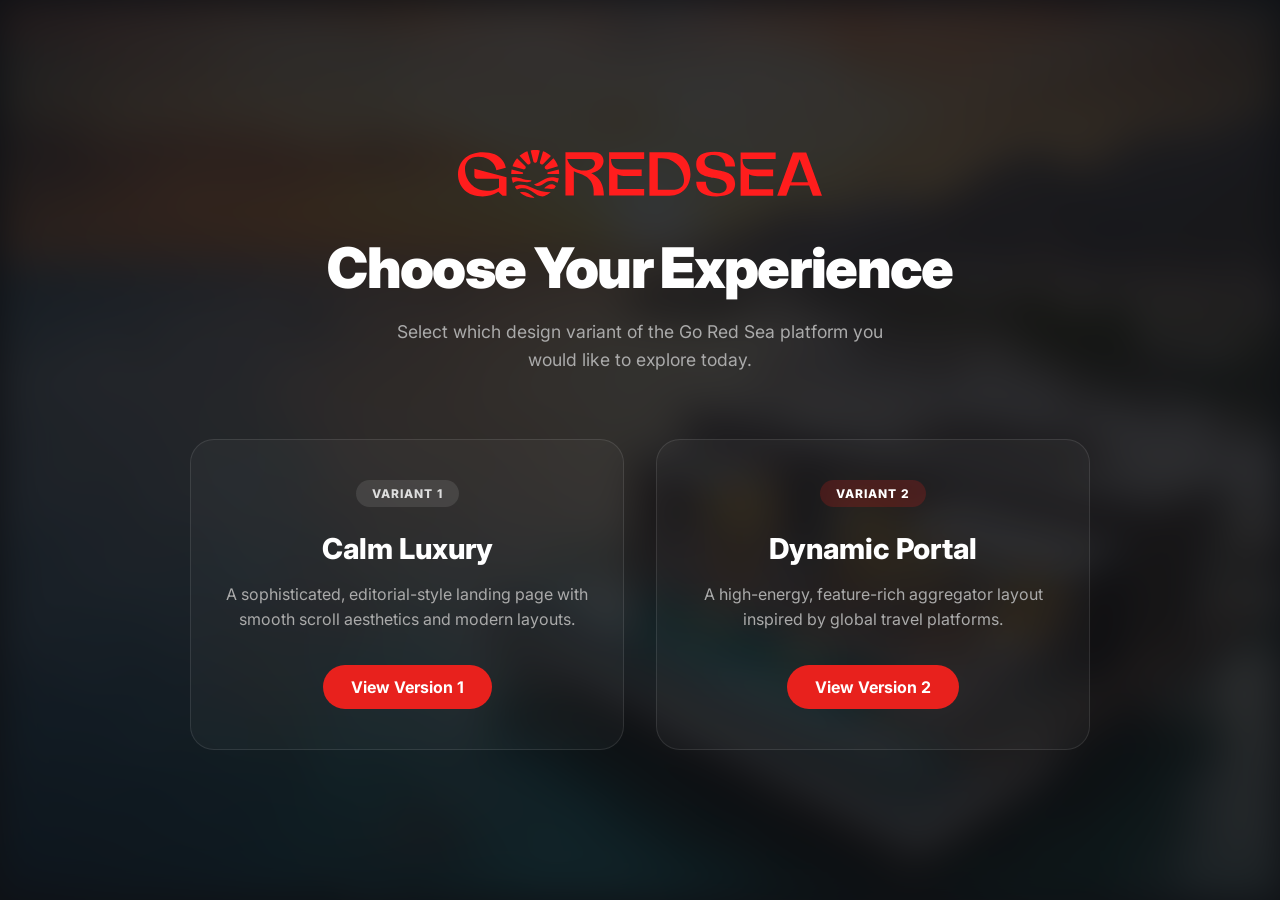
<file: index.html>
<!DOCTYPE html>
<html lang="en">
<head>
  <meta charset="UTF-8">
  <meta name="viewport" content="width=device-width, initial-scale=1.0">
  <title>Go Red Sea — Experience Portal</title>
  <link href="https://fonts.googleapis.com/css2?family=Inter:wght@400;500;700;900&display=swap" rel="stylesheet">
  <style>
    :root {
      --red: #E8211D;
      --bg: #0f1115;
    }
    * { margin: 0; padding: 0; box-sizing: border-box; font-family: 'Inter', sans-serif; }
    body {
      background: var(--bg);
      color: #fff;
      display: flex;
      flex-direction: column;
      align-items: center;
      justify-content: center;
      min-height: 100vh;
      overflow-x: hidden;
    }
    .background-image {
      position: absolute;
      inset: 0;
      background: url('assets/images/hero.png') center/cover no-repeat;
      opacity: 0.15;
      z-index: 0;
      filter: blur(20px);
    }
    .container {
      position: relative;
      z-index: 2;
      max-width: 1200px;
      width: 100%;
      padding: 40px 24px;
      text-align: center;
    }
    .logo {
      margin-bottom: 32px;
    }
    .logo img {
      height: 48px;
    }
    h1 {
      font-size: clamp(2rem, 5vw, 3.5rem);
      font-weight: 900;
      letter-spacing: -0.03em;
      margin-bottom: 16px;
    }
    p {
      color: #aaa;
      font-size: 1.1rem;
      max-width: 500px;
      margin: 0 auto 64px;
      line-height: 1.6;
    }
    .grid {
      display: grid;
      grid-template-columns: repeat(auto-fit, minmax(320px, 1fr));
      gap: 32px;
      max-width: 900px;
      margin: 0 auto;
    }
    .card {
      background: rgba(255,255,255,0.03);
      border: 1px solid rgba(255,255,255,0.1);
      border-radius: 24px;
      padding: 40px 32px;
      transition: all 0.4s cubic-bezier(0.2, 0.8, 0.2, 1);
      cursor: pointer;
      text-decoration: none;
      color: #fff;
      display: flex;
      flex-direction: column;
      align-items: center;
      position: relative;
      overflow: hidden;
    }
    .card::before {
      content: '';
      position: absolute;
      inset: 0;
      background: radial-gradient(circle at center, rgba(232, 33, 29, 0.2), transparent 70%);
      opacity: 0;
      transition: 0.4s;
    }
    .card:hover {
      transform: translateY(-8px);
      background: rgba(255,255,255,0.06);
      border-color: rgba(232, 33, 29, 0.4);
      box-shadow: 0 24px 48px rgba(0,0,0,0.5);
    }
    .card:hover::before {
      opacity: 1;
    }
    .badge {
      font-size: 12px;
      font-weight: 800;
      text-transform: uppercase;
      letter-spacing: 1px;
      background: rgba(255,255,255,0.1);
      padding: 6px 16px;
      border-radius: 30px;
      margin-bottom: 24px;
      color: #ddd;
    }
    .card h2 {
      font-size: 1.8rem;
      font-weight: 800;
      margin-bottom: 16px;
      z-index: 2;
    }
    .card p {
      font-size: 1rem;
      margin-bottom: 0;
      z-index: 2;
    }
    .card:hover h2 {
      color: var(--red);
    }
    
    @keyframes pulse-btn {
      0% { box-shadow: 0 0 0 0 rgba(232,33,29, 0.4); }
      70% { box-shadow: 0 0 0 16px rgba(232,33,29, 0); }
      100% { box-shadow: 0 0 0 0 rgba(232,33,29, 0); }
    }
    .btn {
      margin-top: 32px;
      display: inline-flex;
      background: var(--red);
      color: #fff;
      padding: 12px 28px;
      border-radius: 40px;
      font-weight: 700;
      text-decoration: none;
      z-index: 2;
      transition: 0.3s;
    }
    .card:hover .btn {
      animation: pulse-btn 1.5s infinite;
    }
  </style>
</head>
<body>
  <div class="background-image"></div>
  <div class="container">
    <div class="logo">
      <img src="assets/logos/logo-red.svg" alt="Go Red Sea">
    </div>
    <h1>Choose Your Experience</h1>
    <p>Select which design variant of the Go Red Sea platform you would like to explore today.</p>

    <div class="grid">
      <a href="index-v1.html" class="card">
        <div class="badge">Variant 1</div>
        <h2>Calm Luxury</h2>
        <p>A sophisticated, editorial-style landing page with smooth scroll aesthetics and modern layouts.</p>
        <div class="btn">View Version 1</div>
      </a>
      
      <a href="index-v2.html" class="card">
        <div class="badge" style="background: rgba(232,33,29,0.2); color: #fff;">Variant 2</div>
        <h2>Dynamic Portal</h2>
        <p>A high-energy, feature-rich aggregator layout inspired by global travel platforms.</p>
        <div class="btn">View Version 2</div>
      </a>
    </div>
  </div>
</body>
</html>
</file>
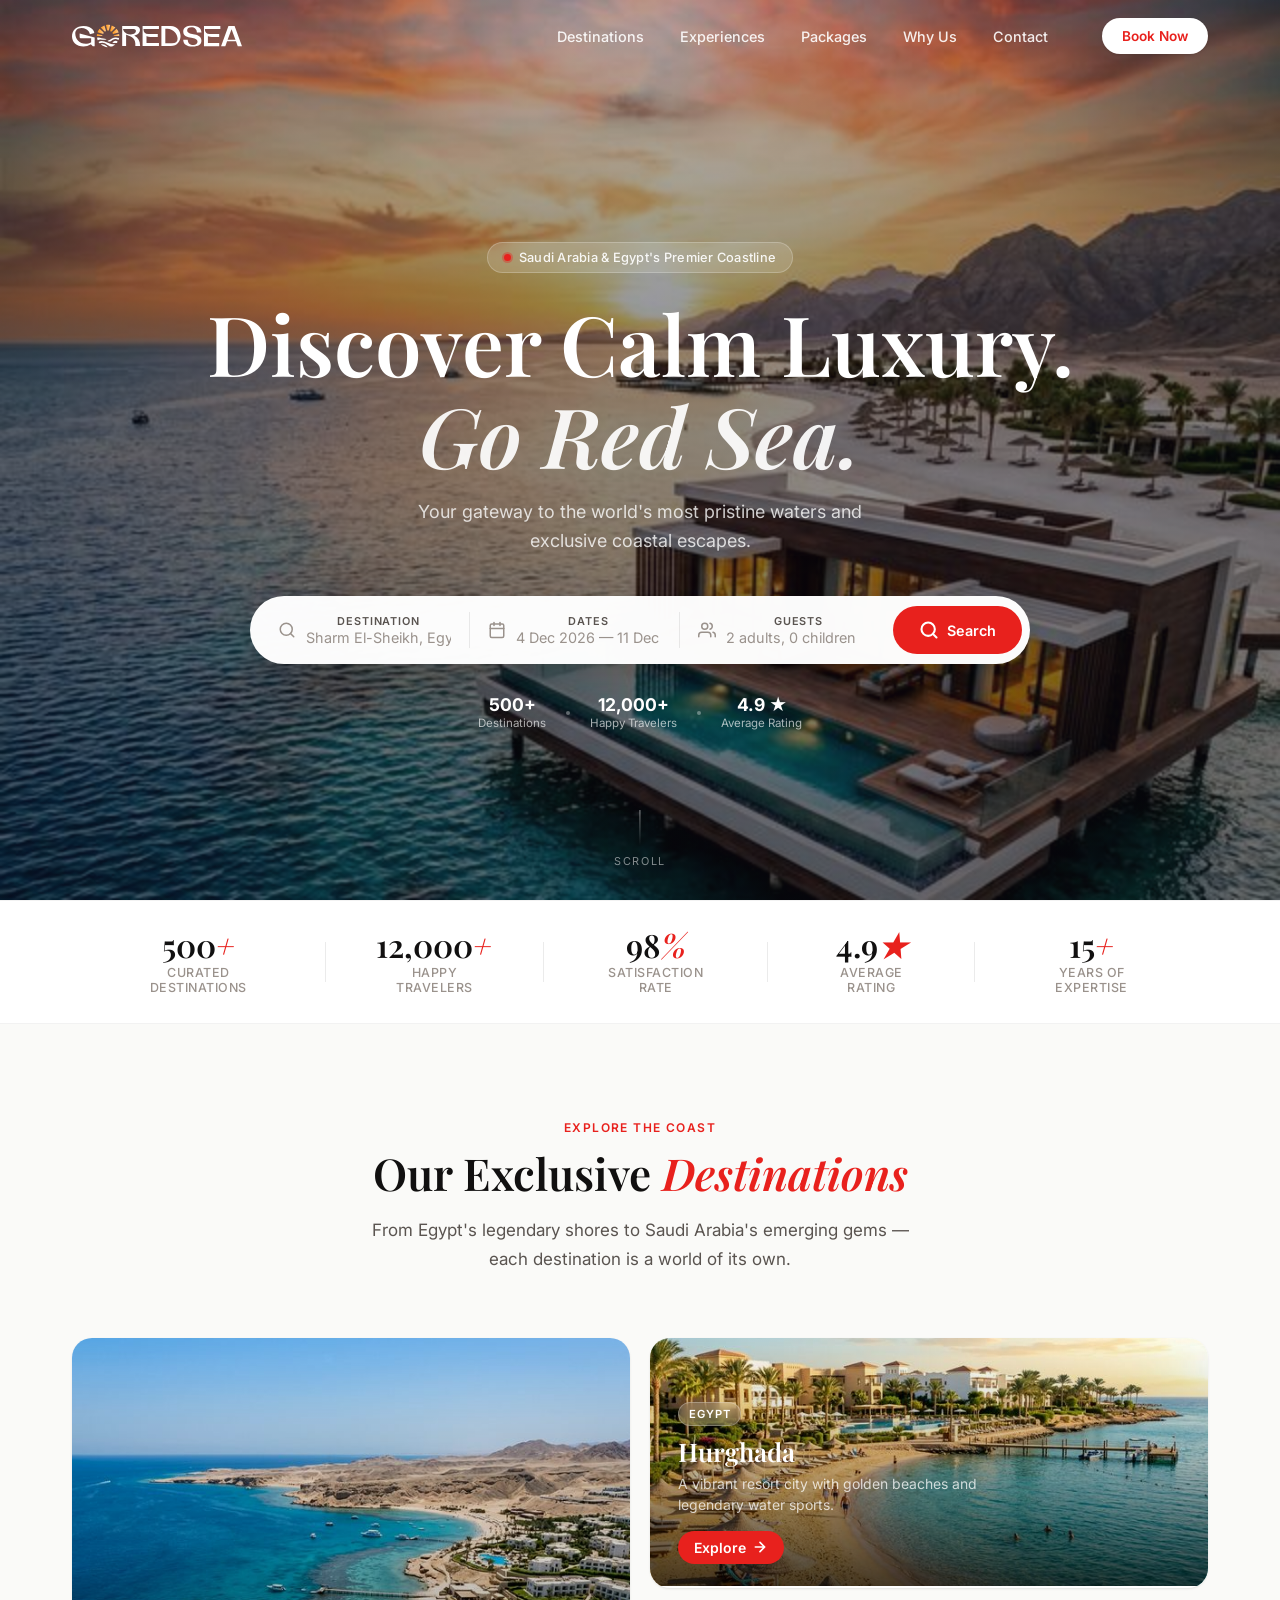
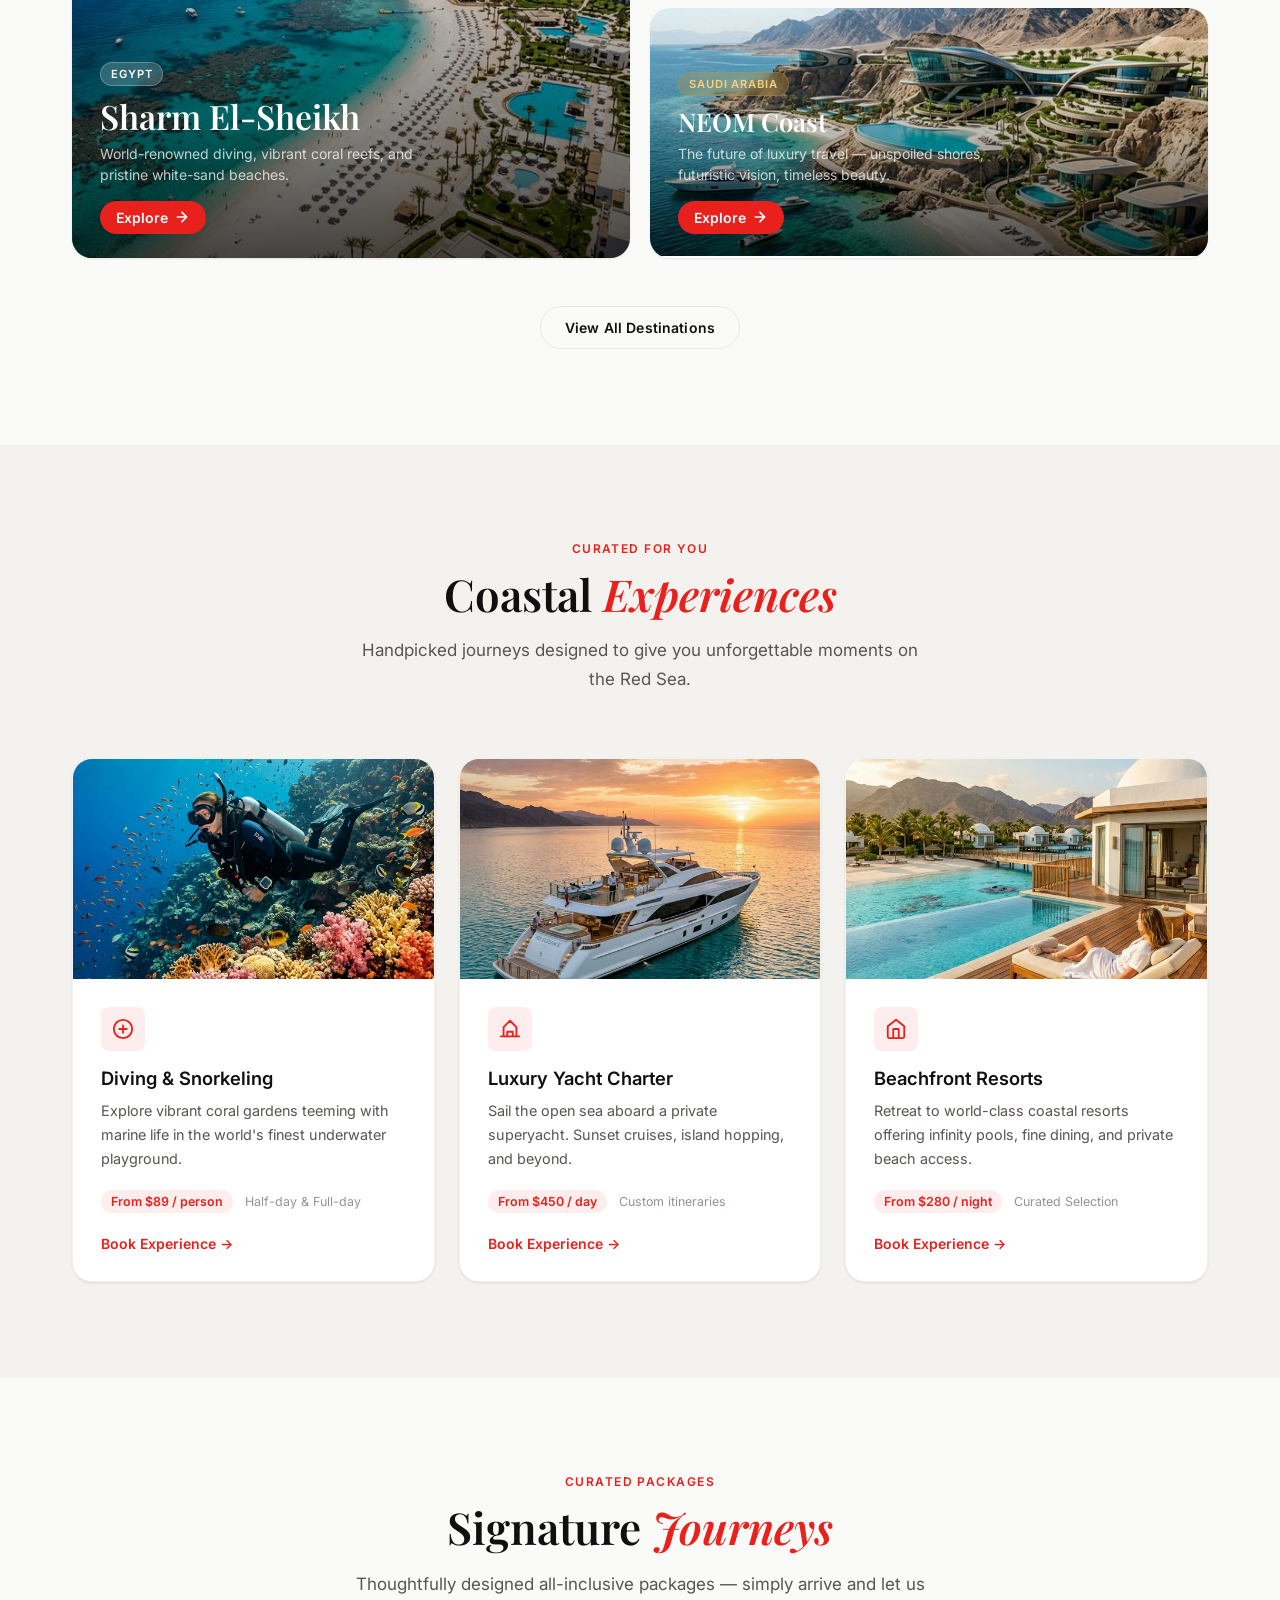
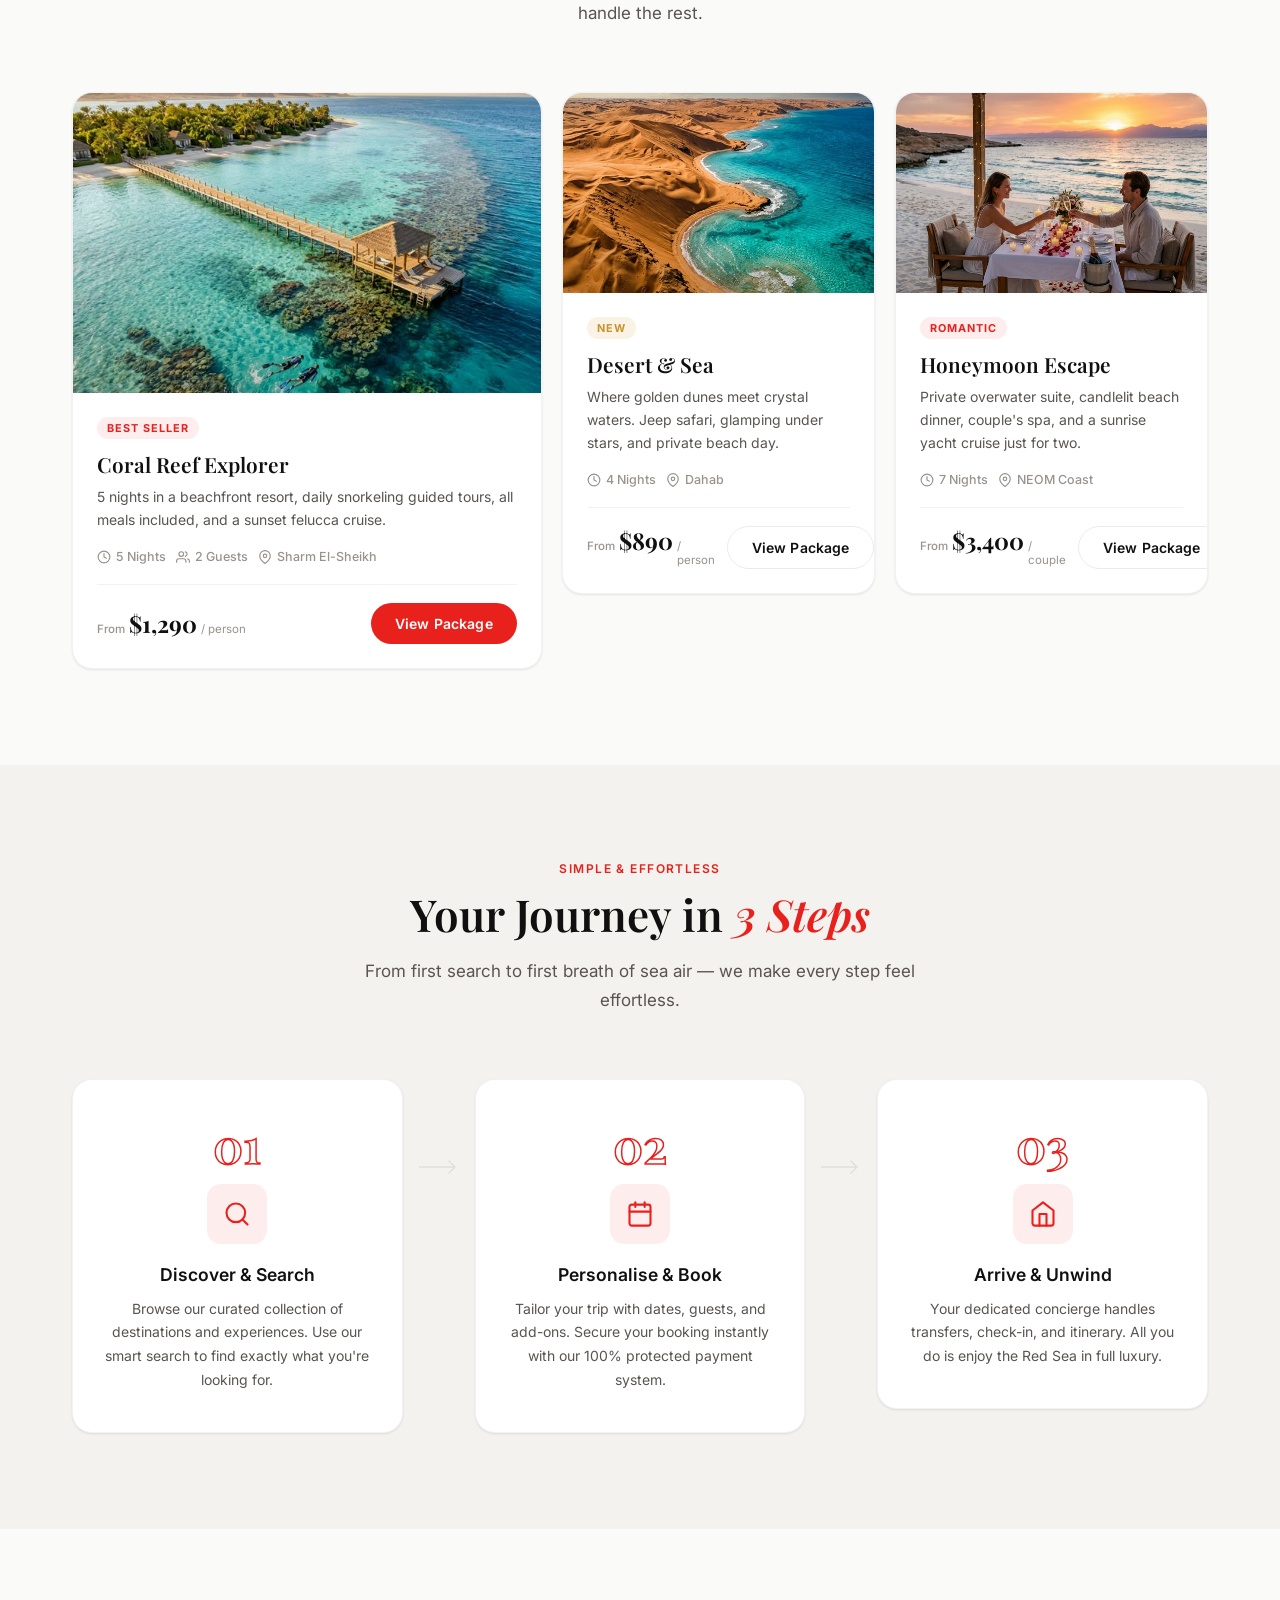
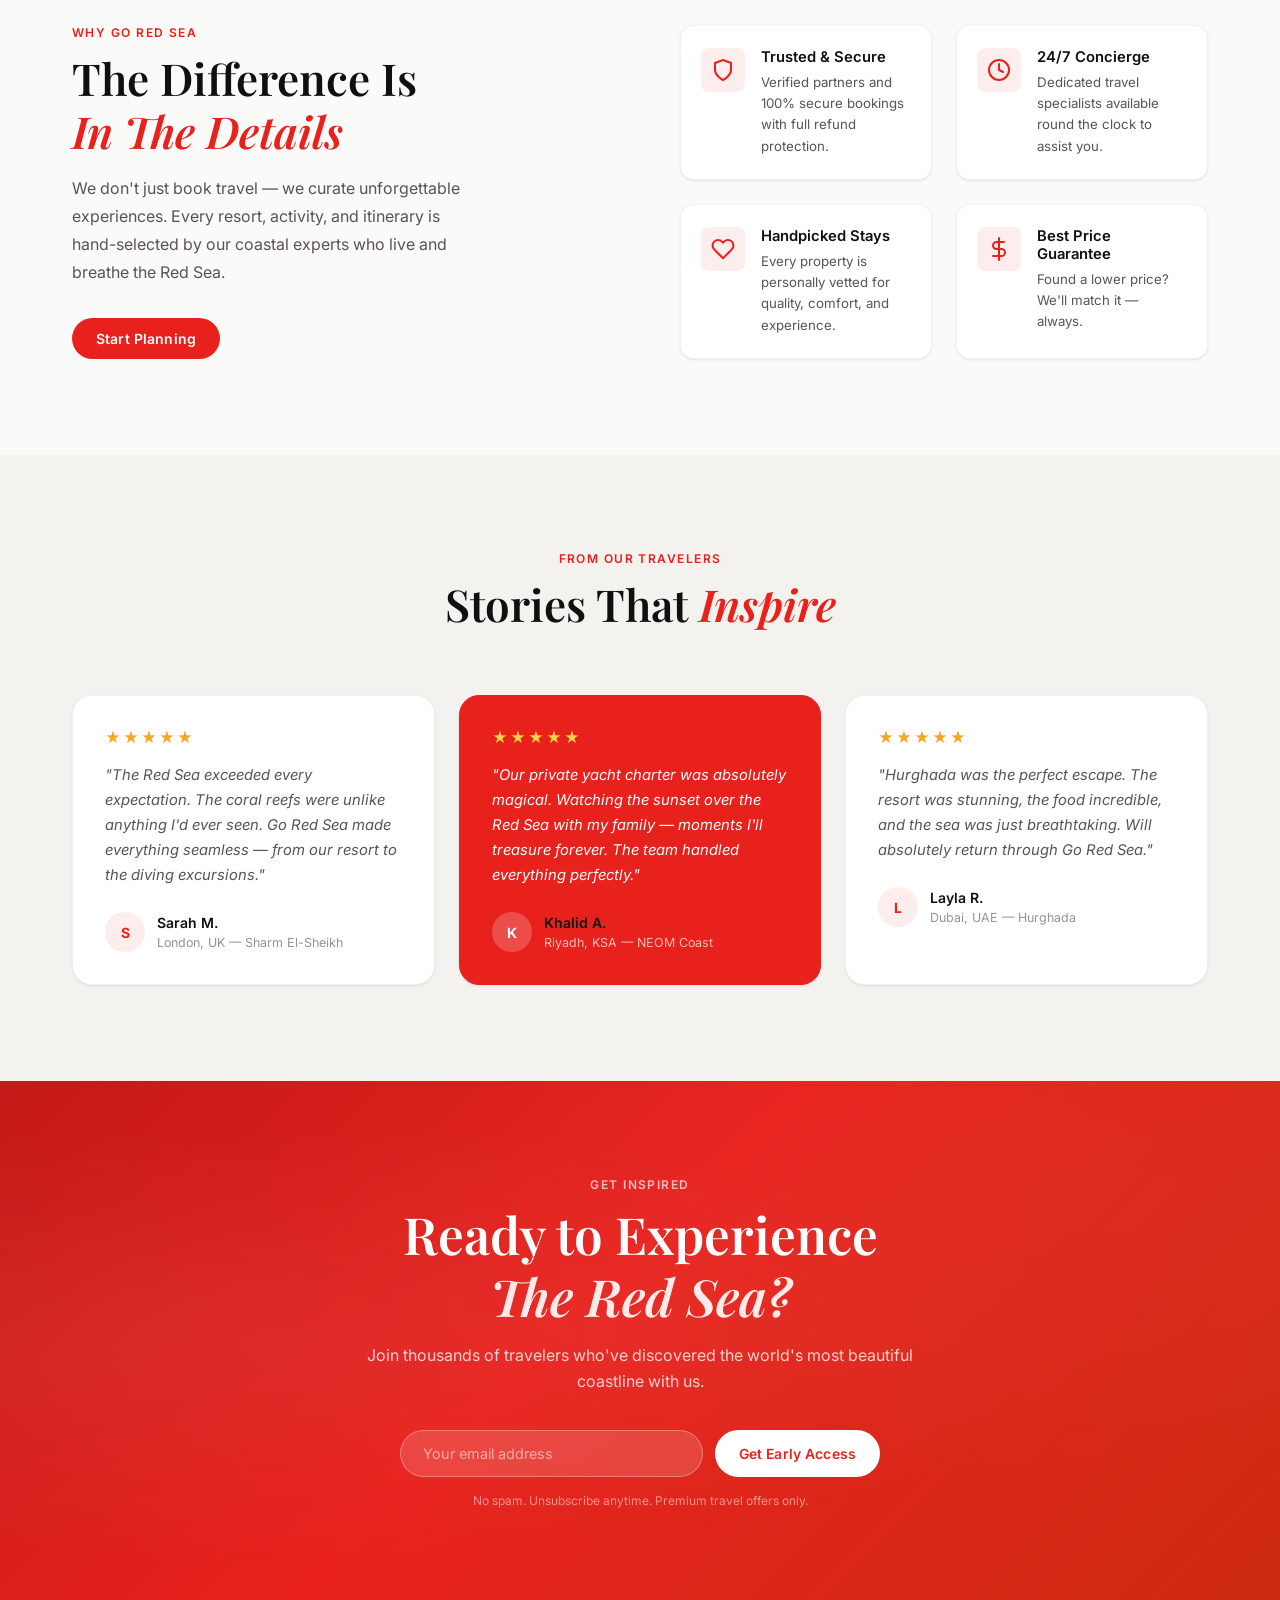
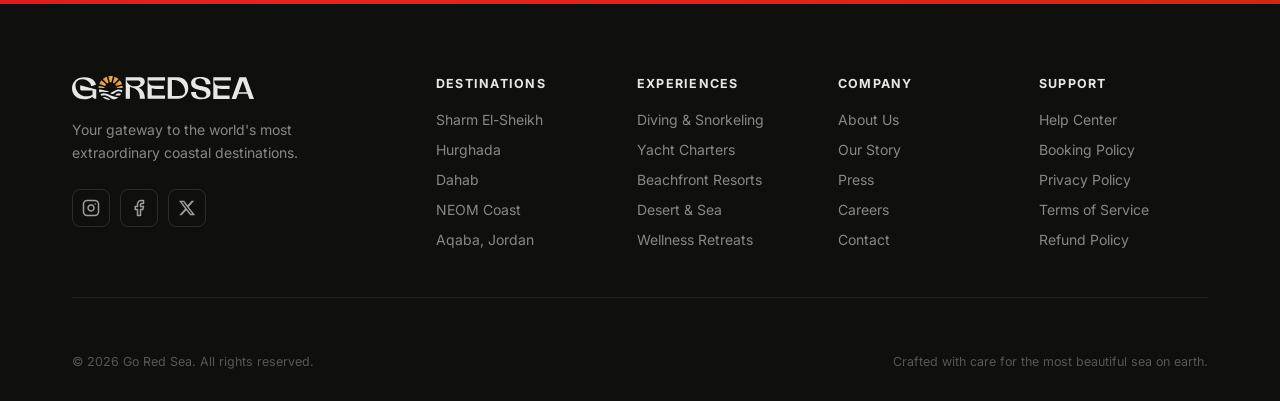
<file: index-v1.html>
<!DOCTYPE html>
<html lang="en">
<head>
  <meta charset="UTF-8" />
  <meta name="viewport" content="width=device-width, initial-scale=1.0" />
  <title>Go Red Sea — Discover Calm Luxury</title>
  <meta name="description" content="Go Red Sea — Explore the world's most pristine coastline. Discover exclusive destinations, luxury resorts, yacht charters, and underwater adventures along the stunning Red Sea." />
  <meta name="keywords" content="Red Sea travel, Red Sea luxury, Sharm El-Sheikh, Hurghada, NEOM, Red Sea diving, yacht charter, luxury resort" />
  <link rel="icon" type="image/svg+xml" href="assets/logos/logo-red.svg" />
  <link rel="preconnect" href="https://fonts.googleapis.com" />
  <link rel="preconnect" href="https://fonts.gstatic.com" crossorigin />
  <link href="https://fonts.googleapis.com/css2?family=Inter:wght@300;400;500;600;700&family=Playfair+Display:ital,wght@0,500;0,600;1,500&display=swap" rel="stylesheet" />
  <link rel="stylesheet" href="style.css" />
</head>
<body>

  <!-- ═══════════════════════════════════════════
       NAVIGATION
  ═══════════════════════════════════════════ -->
  <header class="nav-header" id="nav-header">
    <nav class="nav-inner">
      <a href="/" class="nav-logo" id="nav-logo-link" aria-label="Go Red Sea - Home">
        <div class="logo-wrap">
          <img src="assets/logos/logo-red.svg"   alt="Go Red Sea" class="logo-img logo-dark"  id="logo-dark" />
          <img src="assets/logos/logo-white.svg" alt="Go Red Sea" class="logo-img logo-light" id="logo-light" />
        </div>
      </a>

      <ul class="nav-links" id="nav-links">
        <li><a href="#destinations" class="nav-link">Destinations</a></li>
        <li><a href="#experiences" class="nav-link">Experiences</a></li>
        <li><a href="#packages" class="nav-link">Packages</a></li>
        <li><a href="#why" class="nav-link">Why Us</a></li>
        <li><a href="#contact" class="nav-link">Contact</a></li>
      </ul>

      <div class="nav-actions">
        <a href="#booking" class="btn btn-primary nav-cta" id="nav-book-btn">Book Now</a>
        <button class="nav-burger" id="nav-burger" aria-label="Open menu">
          <span></span><span></span><span></span>
        </button>
      </div>
    </nav>
  </header>

  <!-- Mobile Menu -->
  <div class="mobile-menu" id="mobile-menu">
    <ul>
      <li><a href="#destinations" class="mobile-link">Destinations</a></li>
      <li><a href="#experiences" class="mobile-link">Experiences</a></li>
      <li><a href="#about" class="mobile-link">About</a></li>
      <li><a href="#contact" class="mobile-link">Contact</a></li>
      <li><a href="#booking" class="btn btn-primary mobile-cta">Book Now</a></li>
    </ul>
  </div>


  <!-- ═══════════════════════════════════════════
       HERO SECTION
  ═══════════════════════════════════════════ -->
  <section class="hero" id="hero">
    <div class="hero-media">
      <img src="assets/images/hero.png" alt="Red Sea luxury coastal view" class="hero-img" id="hero-img" />
      <div class="hero-overlay"></div>
    </div>

    <div class="hero-content">
      <div class="hero-badge">
        <span class="badge-dot"></span>
        <span>Saudi Arabia &amp; Egypt's Premier Coastline</span>
      </div>

      <h1 class="hero-headline">
        Discover Calm Luxury.<br />
        <em>Go Red Sea.</em>
      </h1>

      <p class="hero-subline">Your gateway to the world's most pristine waters and exclusive coastal escapes.</p>

      <!-- Search / Booking Bar -->
      <div class="booking-bar" id="booking">
        <div class="booking-field" id="booking-dest">
          <div class="field-icon">
            <svg width="18" height="18" viewBox="0 0 24 24" fill="none" stroke="currentColor" stroke-width="2" stroke-linecap="round" stroke-linejoin="round"><circle cx="11" cy="11" r="8"/><path d="m21 21-4.35-4.35"/></svg>
          </div>
          <div class="field-content">
            <label class="field-label">Destination</label>
            <input type="text" class="field-input" placeholder="Where do you want to go?" id="dest-input" />
          </div>
        </div>

        <div class="booking-divider"></div>

        <div class="booking-field" id="booking-dates">
          <div class="field-icon">
            <svg width="18" height="18" viewBox="0 0 24 24" fill="none" stroke="currentColor" stroke-width="2" stroke-linecap="round" stroke-linejoin="round"><rect x="3" y="4" width="18" height="18" rx="2" ry="2"/><line x1="16" y1="2" x2="16" y2="6"/><line x1="8" y1="2" x2="8" y2="6"/><line x1="3" y1="10" x2="21" y2="10"/></svg>
          </div>
          <div class="field-content">
            <label class="field-label">Dates</label>
            <input type="text" class="field-input" placeholder="Check-in — Check-out" id="dates-input" />
          </div>
        </div>

        <div class="booking-divider"></div>

        <div class="booking-field" id="booking-guests">
          <div class="field-icon">
            <svg width="18" height="18" viewBox="0 0 24 24" fill="none" stroke="currentColor" stroke-width="2" stroke-linecap="round" stroke-linejoin="round"><path d="M17 21v-2a4 4 0 0 0-4-4H5a4 4 0 0 0-4 4v2"/><circle cx="9" cy="7" r="4"/><path d="M23 21v-2a4 4 0 0 0-3-3.87"/><path d="M16 3.13a4 4 0 0 1 0 7.75"/></svg>
          </div>
          <div class="field-content">
            <label class="field-label">Guests</label>
            <input type="text" class="field-input" placeholder="2 adults, 0 children" id="guests-input" />
          </div>
        </div>

        <button class="booking-search-btn" id="search-btn" aria-label="Search">
          <svg width="20" height="20" viewBox="0 0 24 24" fill="none" stroke="currentColor" stroke-width="2.5" stroke-linecap="round" stroke-linejoin="round"><circle cx="11" cy="11" r="8"/><path d="m21 21-4.35-4.35"/></svg>
          <span>Search</span>
        </button>
      </div>

      <div class="hero-trust">
        <div class="trust-item">
          <strong>500+</strong>
          <span>Destinations</span>
        </div>
        <div class="trust-dot"></div>
        <div class="trust-item">
          <strong>12,000+</strong>
          <span>Happy Travelers</span>
        </div>
        <div class="trust-dot"></div>
        <div class="trust-item">
          <strong>4.9 ★</strong>
          <span>Average Rating</span>
        </div>
      </div>
    </div>

    <!-- Scroll indicator -->
    <div class="hero-scroll" aria-hidden="true">
      <div class="scroll-line"></div>
      <span>Scroll</span>
    </div>
  </section>

  <!-- ═══════════════════════════════════════════
       STATS BAR
  ═══════════════════════════════════════════ -->
  <div class="stats-bar">
    <div class="stats-inner">
      <div class="stat-item">
        <strong class="stat-num">500<span>+</span></strong>
        <span class="stat-label">Curated Destinations</span>
      </div>
      <div class="stat-sep"></div>
      <div class="stat-item">
        <strong class="stat-num">12,000<span>+</span></strong>
        <span class="stat-label">Happy Travelers</span>
      </div>
      <div class="stat-sep"></div>
      <div class="stat-item">
        <strong class="stat-num">98<span>%</span></strong>
        <span class="stat-label">Satisfaction Rate</span>
      </div>
      <div class="stat-sep"></div>
      <div class="stat-item">
        <strong class="stat-num">4.9<span>★</span></strong>
        <span class="stat-label">Average Rating</span>
      </div>
      <div class="stat-sep"></div>
      <div class="stat-item">
        <strong class="stat-num">15<span>+</span></strong>
        <span class="stat-label">Years of Expertise</span>
      </div>
    </div>
  </div>


  <!-- ═══════════════════════════════════════════
       DESTINATIONS SECTION
  ═══════════════════════════════════════════ -->
  <section class="section" id="destinations">
    <div class="container">
      <div class="section-header">
        <p class="section-eyebrow">Explore the Coast</p>
        <h2 class="section-title">Our Exclusive <em>Destinations</em></h2>
        <p class="section-subtitle">From Egypt's legendary shores to Saudi Arabia's emerging gems — each destination is a world of its own.</p>
      </div>

      <div class="destinations-grid">

        <!-- Card 1 – Sharm El-Sheikh -->
        <article class="dest-card dest-card--large" id="dest-sharm">
          <div class="dest-card-media">
            <img src="assets/images/dest_sharm.png" alt="Sharm El-Sheikh, Egypt" class="dest-card-img" loading="lazy" />
            <div class="dest-card-overlay"></div>
          </div>
          <div class="dest-card-content">
            <span class="dest-tag">Egypt</span>
            <h3 class="dest-name">Sharm El-Sheikh</h3>
            <p class="dest-desc">World-renowned diving, vibrant coral reefs, and pristine white-sand beaches.</p>
            <a href="#" class="dest-link" aria-label="Explore Sharm El-Sheikh">
              Explore
              <svg width="16" height="16" viewBox="0 0 24 24" fill="none" stroke="currentColor" stroke-width="2.5" stroke-linecap="round" stroke-linejoin="round"><path d="M5 12h14M12 5l7 7-7 7"/></svg>
            </a>
          </div>
        </article>

        <!-- Card 2 – Hurghada -->
        <article class="dest-card" id="dest-hurghada">
          <div class="dest-card-media">
            <img src="assets/images/dest_hurghada.png" alt="Hurghada, Egypt" class="dest-card-img" loading="lazy" />
            <div class="dest-card-overlay"></div>
          </div>
          <div class="dest-card-content">
            <span class="dest-tag">Egypt</span>
            <h3 class="dest-name">Hurghada</h3>
            <p class="dest-desc">A vibrant resort city with golden beaches and legendary water sports.</p>
            <a href="#" class="dest-link" aria-label="Explore Hurghada">
              Explore
              <svg width="16" height="16" viewBox="0 0 24 24" fill="none" stroke="currentColor" stroke-width="2.5" stroke-linecap="round" stroke-linejoin="round"><path d="M5 12h14M12 5l7 7-7 7"/></svg>
            </a>
          </div>
        </article>

        <!-- Card 3 – NEOM -->
        <article class="dest-card" id="dest-neom">
          <div class="dest-card-media">
            <img src="assets/images/dest_neom.png" alt="NEOM, Saudi Arabia" class="dest-card-img" loading="lazy" />
            <div class="dest-card-overlay"></div>
          </div>
          <div class="dest-card-content">
            <span class="dest-tag dest-tag--gold">Saudi Arabia</span>
            <h3 class="dest-name">NEOM Coast</h3>
            <p class="dest-desc">The future of luxury travel — unspoiled shores, futuristic vision, timeless beauty.</p>
            <a href="#" class="dest-link" aria-label="Explore NEOM Coast">
              Explore
              <svg width="16" height="16" viewBox="0 0 24 24" fill="none" stroke="currentColor" stroke-width="2.5" stroke-linecap="round" stroke-linejoin="round"><path d="M5 12h14M12 5l7 7-7 7"/></svg>
            </a>
          </div>
        </article>

      </div>

      <div class="section-footer">
        <a href="#" class="btn btn-outline" id="view-all-dest">View All Destinations</a>
      </div>
    </div>
  </section>


  <!-- ═══════════════════════════════════════════
       EXPERIENCES SECTION
  ═══════════════════════════════════════════ -->
  <section class="section section--tinted" id="experiences">
    <div class="container">
      <div class="section-header">
        <p class="section-eyebrow">Curated for You</p>
        <h2 class="section-title">Coastal <em>Experiences</em></h2>
        <p class="section-subtitle">Handpicked journeys designed to give you unforgettable moments on the Red Sea.</p>
      </div>

      <div class="experiences-grid">

        <article class="exp-card" id="exp-diving">
          <div class="exp-card-media">
            <img src="assets/images/exp_diving.png" alt="Red Sea Diving" class="exp-card-img" loading="lazy" />
          </div>
          <div class="exp-card-body">
            <div class="exp-icon" aria-hidden="true">
              <svg width="22" height="22" viewBox="0 0 24 24" fill="none" stroke="currentColor" stroke-width="2" stroke-linecap="round" stroke-linejoin="round"><path d="M12 22c5.523 0 10-4.477 10-10S17.523 2 12 2 2 6.477 2 12s4.477 10 10 10z"/><path d="M12 8v8M8 12h8"/></svg>
            </div>
            <h3 class="exp-name">Diving & Snorkeling</h3>
            <p class="exp-desc">Explore vibrant coral gardens teeming with marine life in the world's finest underwater playground.</p>
            <div class="exp-meta">
              <span class="exp-tag">From $89 / person</span>
              <span class="exp-duration">Half-day &amp; Full-day</span>
            </div>
            <a href="#" class="exp-link" id="exp-dive-link">Book Experience →</a>
          </div>
        </article>

        <article class="exp-card" id="exp-yacht">
          <div class="exp-card-media">
            <img src="assets/images/exp_yacht.png" alt="Yacht Charter Red Sea" class="exp-card-img" loading="lazy" />
          </div>
          <div class="exp-card-body">
            <div class="exp-icon" aria-hidden="true">
              <svg width="22" height="22" viewBox="0 0 24 24" fill="none" stroke="currentColor" stroke-width="2" stroke-linecap="round" stroke-linejoin="round"><path d="M2 20h20M5 20V10l7-7 7 7v10"/><path d="M9 20v-5h6v5"/></svg>
            </div>
            <h3 class="exp-name">Luxury Yacht Charter</h3>
            <p class="exp-desc">Sail the open sea aboard a private superyacht. Sunset cruises, island hopping, and beyond.</p>
            <div class="exp-meta">
              <span class="exp-tag">From $450 / day</span>
              <span class="exp-duration">Custom itineraries</span>
            </div>
            <a href="#" class="exp-link" id="exp-yacht-link">Book Experience →</a>
          </div>
        </article>

        <article class="exp-card" id="exp-resort">
          <div class="exp-card-media">
            <img src="assets/images/exp_resort.png" alt="Luxury Resort Red Sea" class="exp-card-img" loading="lazy" />
          </div>
          <div class="exp-card-body">
            <div class="exp-icon" aria-hidden="true">
              <svg width="22" height="22" viewBox="0 0 24 24" fill="none" stroke="currentColor" stroke-width="2" stroke-linecap="round" stroke-linejoin="round"><path d="M3 9l9-7 9 7v11a2 2 0 0 1-2 2H5a2 2 0 0 1-2-2z"/><polyline points="9 22 9 12 15 12 15 22"/></svg>
            </div>
            <h3 class="exp-name">Beachfront Resorts</h3>
            <p class="exp-desc">Retreat to world-class coastal resorts offering infinity pools, fine dining, and private beach access.</p>
            <div class="exp-meta">
              <span class="exp-tag">From $280 / night</span>
              <span class="exp-duration">Curated Selection</span>
            </div>
            <a href="#" class="exp-link" id="exp-resort-link">Book Experience →</a>
          </div>
        </article>

      </div>
    </div>
  </section>


  <!-- ═══════════════════════════════════════════
       FEATURED PACKAGES
  ═══════════════════════════════════════════ -->
  <section class="section" id="packages">
    <div class="container">
      <div class="section-header">
        <p class="section-eyebrow">Curated Packages</p>
        <h2 class="section-title">Signature <em>Journeys</em></h2>
        <p class="section-subtitle">Thoughtfully designed all-inclusive packages — simply arrive and let us handle the rest.</p>
      </div>

      <div class="packages-grid">

        <article class="pkg-card pkg-card--wide" id="pkg-snorkel">
          <div class="pkg-card-media">
            <img src="assets/images/pkg_snorkeling.png" alt="Red Sea Snorkeling Package" class="pkg-card-img" loading="lazy" />
            <div class="pkg-card-overlay"></div>
          </div>
          <div class="pkg-card-content">
            <div class="pkg-badge">Best Seller</div>
            <h3 class="pkg-name">Coral Reef Explorer</h3>
            <p class="pkg-desc">5 nights in a beachfront resort, daily snorkeling guided tours, all meals included, and a sunset felucca cruise.</p>
            <div class="pkg-details">
              <span><svg width="14" height="14" viewBox="0 0 24 24" fill="none" stroke="currentColor" stroke-width="2" stroke-linecap="round" stroke-linejoin="round"><circle cx="12" cy="12" r="10"/><polyline points="12 6 12 12 16 14"/></svg> 5 Nights</span>
              <span><svg width="14" height="14" viewBox="0 0 24 24" fill="none" stroke="currentColor" stroke-width="2" stroke-linecap="round" stroke-linejoin="round"><path d="M17 21v-2a4 4 0 0 0-4-4H5a4 4 0 0 0-4 4v2"/><circle cx="9" cy="7" r="4"/><path d="M23 21v-2a4 4 0 0 0-3-3.87"/><path d="M16 3.13a4 4 0 0 1 0 7.75"/></svg> 2 Guests</span>
              <span><svg width="14" height="14" viewBox="0 0 24 24" fill="none" stroke="currentColor" stroke-width="2" stroke-linecap="round" stroke-linejoin="round"><path d="M21 10c0 7-9 13-9 13s-9-6-9-13a9 9 0 0 1 18 0z"/><circle cx="12" cy="10" r="3"/></svg> Sharm El-Sheikh</span>
            </div>
            <div class="pkg-footer">
              <div class="pkg-price"><span>From</span><strong>$1,290</strong><em>/ person</em></div>
              <a href="#" class="btn btn-primary">View Package</a>
            </div>
          </div>
        </article>

        <article class="pkg-card" id="pkg-desert">
          <div class="pkg-card-media">
            <img src="assets/images/pkg_desert.png" alt="Desert & Sea Package" class="pkg-card-img" loading="lazy" />
            <div class="pkg-card-overlay"></div>
          </div>
          <div class="pkg-card-content">
            <div class="pkg-badge pkg-badge--gold">New</div>
            <h3 class="pkg-name">Desert &amp; Sea</h3>
            <p class="pkg-desc">Where golden dunes meet crystal waters. Jeep safari, glamping under stars, and private beach day.</p>
            <div class="pkg-details">
              <span><svg width="14" height="14" viewBox="0 0 24 24" fill="none" stroke="currentColor" stroke-width="2" stroke-linecap="round" stroke-linejoin="round"><circle cx="12" cy="12" r="10"/><polyline points="12 6 12 12 16 14"/></svg> 4 Nights</span>
              <span><svg width="14" height="14" viewBox="0 0 24 24" fill="none" stroke="currentColor" stroke-width="2" stroke-linecap="round" stroke-linejoin="round"><path d="M21 10c0 7-9 13-9 13s-9-6-9-13a9 9 0 0 1 18 0z"/><circle cx="12" cy="10" r="3"/></svg> Dahab</span>
            </div>
            <div class="pkg-footer">
              <div class="pkg-price"><span>From</span><strong>$890</strong><em>/ person</em></div>
              <a href="#" class="btn btn-outline">View Package</a>
            </div>
          </div>
        </article>

        <article class="pkg-card" id="pkg-honeymoon">
          <div class="pkg-card-media">
            <img src="assets/images/pkg_honeymoon.png" alt="Honeymoon Package" class="pkg-card-img" loading="lazy" />
            <div class="pkg-card-overlay"></div>
          </div>
          <div class="pkg-card-content">
            <div class="pkg-badge">Romantic</div>
            <h3 class="pkg-name">Honeymoon Escape</h3>
            <p class="pkg-desc">Private overwater suite, candlelit beach dinner, couple's spa, and a sunrise yacht cruise just for two.</p>
            <div class="pkg-details">
              <span><svg width="14" height="14" viewBox="0 0 24 24" fill="none" stroke="currentColor" stroke-width="2" stroke-linecap="round" stroke-linejoin="round"><circle cx="12" cy="12" r="10"/><polyline points="12 6 12 12 16 14"/></svg> 7 Nights</span>
              <span><svg width="14" height="14" viewBox="0 0 24 24" fill="none" stroke="currentColor" stroke-width="2" stroke-linecap="round" stroke-linejoin="round"><path d="M21 10c0 7-9 13-9 13s-9-6-9-13a9 9 0 0 1 18 0z"/><circle cx="12" cy="10" r="3"/></svg> NEOM Coast</span>
            </div>
            <div class="pkg-footer">
              <div class="pkg-price"><span>From</span><strong>$3,400</strong><em>/ couple</em></div>
              <a href="#" class="btn btn-outline">View Package</a>
            </div>
          </div>
        </article>

      </div>
    </div>
  </section>


  <!-- ═══════════════════════════════════════════
       HOW IT WORKS
  ═══════════════════════════════════════════ -->
  <section class="section section--tinted" id="how">
    <div class="container">
      <div class="section-header">
        <p class="section-eyebrow">Simple &amp; Effortless</p>
        <h2 class="section-title">Your Journey in <em>3 Steps</em></h2>
        <p class="section-subtitle">From first search to first breath of sea air — we make every step feel effortless.</p>
      </div>
      <div class="steps-row">
        <div class="step" id="step-1">
          <div class="step-num">01</div>
          <div class="step-icon">
            <svg width="28" height="28" viewBox="0 0 24 24" fill="none" stroke="currentColor" stroke-width="1.8" stroke-linecap="round" stroke-linejoin="round"><circle cx="11" cy="11" r="8"/><path d="m21 21-4.35-4.35"/></svg>
          </div>
          <div class="step-content">
            <h3 class="step-title">Discover &amp; Search</h3>
            <p class="step-desc">Browse our curated collection of destinations and experiences. Use our smart search to find exactly what you're looking for.</p>
          </div>
        </div>
        <div class="step-arrow" aria-hidden="true">
          <svg width="40" height="16" viewBox="0 0 40 16" fill="none"><path d="M0 8h36M30 2l6 6-6 6" stroke="currentColor" stroke-width="1.5" stroke-linecap="round" stroke-linejoin="round"/></svg>
        </div>
        <div class="step" id="step-2">
          <div class="step-num">02</div>
          <div class="step-icon">
            <svg width="28" height="28" viewBox="0 0 24 24" fill="none" stroke="currentColor" stroke-width="1.8" stroke-linecap="round" stroke-linejoin="round"><rect x="3" y="4" width="18" height="18" rx="2"/><line x1="16" y1="2" x2="16" y2="6"/><line x1="8" y1="2" x2="8" y2="6"/><line x1="3" y1="10" x2="21" y2="10"/></svg>
          </div>
          <div class="step-content">
            <h3 class="step-title">Personalise &amp; Book</h3>
            <p class="step-desc">Tailor your trip with dates, guests, and add-ons. Secure your booking instantly with our 100% protected payment system.</p>
          </div>
        </div>
        <div class="step-arrow" aria-hidden="true">
          <svg width="40" height="16" viewBox="0 0 40 16" fill="none"><path d="M0 8h36M30 2l6 6-6 6" stroke="currentColor" stroke-width="1.5" stroke-linecap="round" stroke-linejoin="round"/></svg>
        </div>
        <div class="step" id="step-3">
          <div class="step-num">03</div>
          <div class="step-icon">
            <svg width="28" height="28" viewBox="0 0 24 24" fill="none" stroke="currentColor" stroke-width="1.8" stroke-linecap="round" stroke-linejoin="round"><path d="M3 9l9-7 9 7v11a2 2 0 0 1-2 2H5a2 2 0 0 1-2-2z"/><polyline points="9 22 9 12 15 12 15 22"/></svg>
          </div>
          <div class="step-content">
            <h3 class="step-title">Arrive &amp; Unwind</h3>
            <p class="step-desc">Your dedicated concierge handles transfers, check-in, and itinerary. All you do is enjoy the Red Sea in full luxury.</p>
          </div>
        </div>
      </div>
    </div>
  </section>


  <!-- ═══════════════════════════════════════════
       WHY GO RED SEA — VALUE PROPS
  ═══════════════════════════════════════════ -->
  <section class="section" id="why">
    <div class="container">
      <div class="why-layout">
        <div class="why-text">
          <p class="section-eyebrow">Why Go Red Sea</p>
          <h2 class="section-title" style="text-align:left; max-width:400px">The Difference Is<br /><em>In The Details</em></h2>
          <p class="why-body">We don't just book travel — we curate unforgettable experiences. Every resort, activity, and itinerary is hand-selected by our coastal experts who live and breathe the Red Sea.</p>
          <a href="#" class="btn btn-primary" id="why-cta">Start Planning</a>
        </div>

        <div class="why-pillars">
          <div class="pillar" id="pillar-1">
            <div class="pillar-icon">
              <svg width="24" height="24" viewBox="0 0 24 24" fill="none" stroke="currentColor" stroke-width="2" stroke-linecap="round" stroke-linejoin="round"><path d="M12 22s8-4 8-10V5l-8-3-8 3v7c0 6 8 10 8 10z"/></svg>
            </div>
            <div class="pillar-content">
              <h4>Trusted & Secure</h4>
              <p>Verified partners and 100% secure bookings with full refund protection.</p>
            </div>
          </div>

          <div class="pillar" id="pillar-2">
            <div class="pillar-icon">
              <svg width="24" height="24" viewBox="0 0 24 24" fill="none" stroke="currentColor" stroke-width="2" stroke-linecap="round" stroke-linejoin="round"><circle cx="12" cy="12" r="10"/><polyline points="12 6 12 12 16 14"/></svg>
            </div>
            <div class="pillar-content">
              <h4>24/7 Concierge</h4>
              <p>Dedicated travel specialists available round the clock to assist you.</p>
            </div>
          </div>

          <div class="pillar" id="pillar-3">
            <div class="pillar-icon">
              <svg width="24" height="24" viewBox="0 0 24 24" fill="none" stroke="currentColor" stroke-width="2" stroke-linecap="round" stroke-linejoin="round"><path d="M20.84 4.61a5.5 5.5 0 0 0-7.78 0L12 5.67l-1.06-1.06a5.5 5.5 0 0 0-7.78 7.78l1.06 1.06L12 21.23l7.78-7.78 1.06-1.06a5.5 5.5 0 0 0 0-7.78z"/></svg>
            </div>
            <div class="pillar-content">
              <h4>Handpicked Stays</h4>
              <p>Every property is personally vetted for quality, comfort, and experience.</p>
            </div>
          </div>

          <div class="pillar" id="pillar-4">
            <div class="pillar-icon">
              <svg width="24" height="24" viewBox="0 0 24 24" fill="none" stroke="currentColor" stroke-width="2" stroke-linecap="round" stroke-linejoin="round"><line x1="12" y1="1" x2="12" y2="23"/><path d="M17 5H9.5a3.5 3.5 0 0 0 0 7h5a3.5 3.5 0 0 1 0 7H6"/></svg>
            </div>
            <div class="pillar-content">
              <h4>Best Price Guarantee</h4>
              <p>Found a lower price? We'll match it — always.</p>
            </div>
          </div>
        </div>
      </div>
    </div>
  </section>


  <!-- ═══════════════════════════════════════════
       TESTIMONIALS
  ═══════════════════════════════════════════ -->
  <section class="section section--tinted" id="testimonials">
    <div class="container">
      <div class="section-header">
        <p class="section-eyebrow">From Our Travelers</p>
        <h2 class="section-title">Stories That <em>Inspire</em></h2>
      </div>

      <div class="testimonials-grid">
        <article class="testi-card" id="testi-1">
          <div class="testi-stars" aria-label="5 stars">★★★★★</div>
          <blockquote class="testi-quote">"The Red Sea exceeded every expectation. The coral reefs were unlike anything I'd ever seen. Go Red Sea made everything seamless — from our resort to the diving excursions."</blockquote>
          <div class="testi-author">
            <div class="testi-avatar" aria-hidden="true">S</div>
            <div>
              <strong>Sarah M.</strong>
              <span>London, UK — Sharm El-Sheikh</span>
            </div>
          </div>
        </article>

        <article class="testi-card testi-card--featured" id="testi-2">
          <div class="testi-stars" aria-label="5 stars">★★★★★</div>
          <blockquote class="testi-quote">"Our private yacht charter was absolutely magical. Watching the sunset over the Red Sea with my family — moments I'll treasure forever. The team handled everything perfectly."</blockquote>
          <div class="testi-author">
            <div class="testi-avatar" aria-hidden="true">K</div>
            <div>
              <strong>Khalid A.</strong>
              <span>Riyadh, KSA — NEOM Coast</span>
            </div>
          </div>
        </article>

        <article class="testi-card" id="testi-3">
          <div class="testi-stars" aria-label="5 stars">★★★★★</div>
          <blockquote class="testi-quote">"Hurghada was the perfect escape. The resort was stunning, the food incredible, and the sea was just breathtaking. Will absolutely return through Go Red Sea."</blockquote>
          <div class="testi-author">
            <div class="testi-avatar" aria-hidden="true">L</div>
            <div>
              <strong>Layla R.</strong>
              <span>Dubai, UAE — Hurghada</span>
            </div>
          </div>
        </article>
      </div>
    </div>
  </section>


  <!-- ═══════════════════════════════════════════
       NEWSLETTER / CTA BANNER
  ═══════════════════════════════════════════ -->
  <section class="cta-banner" id="about">
    <div class="cta-banner-content">
      <p class="section-eyebrow" style="color:rgba(255,255,255,0.7)">Get Inspired</p>
      <h2 class="cta-banner-title">Ready to Experience<br /><em>The Red Sea?</em></h2>
      <p class="cta-banner-sub">Join thousands of travelers who've discovered the world's most beautiful coastline with us.</p>
      <div class="cta-banner-form" id="newsletter-form">
        <input type="email" class="cta-input" placeholder="Your email address" aria-label="Email address" id="email-input" />
        <button class="btn btn-white" id="newsletter-btn">Get Early Access</button>
      </div>
      <p class="cta-fine">No spam. Unsubscribe anytime. Premium travel offers only.</p>
    </div>
  </section>


  <!-- ═══════════════════════════════════════════
       FOOTER
  ═══════════════════════════════════════════ -->
  <footer class="footer" id="contact">
    <div class="container">
      <div class="footer-top">
        <div class="footer-brand">
          <img src="assets/logos/logo-white.svg" alt="Go Red Sea" class="footer-logo" />
          <p class="footer-tagline">Your gateway to the world's most extraordinary coastal destinations.</p>
          <div class="footer-socials">
            <a href="#" class="social-link" aria-label="Instagram" id="social-instagram">
              <svg width="18" height="18" viewBox="0 0 24 24" fill="none" stroke="currentColor" stroke-width="2" stroke-linecap="round" stroke-linejoin="round"><rect x="2" y="2" width="20" height="20" rx="5" ry="5"/><path d="M16 11.37A4 4 0 1 1 12.63 8 4 4 0 0 1 16 11.37z"/><line x1="17.5" y1="6.5" x2="17.51" y2="6.5"/></svg>
            </a>
            <a href="#" class="social-link" aria-label="Facebook" id="social-facebook">
              <svg width="18" height="18" viewBox="0 0 24 24" fill="none" stroke="currentColor" stroke-width="2" stroke-linecap="round" stroke-linejoin="round"><path d="M18 2h-3a5 5 0 0 0-5 5v3H7v4h3v8h4v-8h3l1-4h-4V7a1 1 0 0 1 1-1h3z"/></svg>
            </a>
            <a href="#" class="social-link" aria-label="Twitter X" id="social-twitter">
              <svg width="18" height="18" viewBox="0 0 24 24" fill="currentColor"><path d="M18.244 2.25h3.308l-7.227 8.26 8.502 11.24H16.17l-5.214-6.817L4.99 21.75H1.68l7.73-8.835L1.254 2.25H8.08l4.713 6.231zm-1.161 17.52h1.833L7.084 4.126H5.117z"/></svg>
            </a>
          </div>
        </div>

        <div class="footer-cols">
          <div class="footer-col">
            <h5>Destinations</h5>
            <ul>
              <li><a href="#">Sharm El-Sheikh</a></li>
              <li><a href="#">Hurghada</a></li>
              <li><a href="#">Dahab</a></li>
              <li><a href="#">NEOM Coast</a></li>
              <li><a href="#">Aqaba, Jordan</a></li>
            </ul>
          </div>
          <div class="footer-col">
            <h5>Experiences</h5>
            <ul>
              <li><a href="#">Diving & Snorkeling</a></li>
              <li><a href="#">Yacht Charters</a></li>
              <li><a href="#">Beachfront Resorts</a></li>
              <li><a href="#">Desert & Sea</a></li>
              <li><a href="#">Wellness Retreats</a></li>
            </ul>
          </div>
          <div class="footer-col">
            <h5>Company</h5>
            <ul>
              <li><a href="#">About Us</a></li>
              <li><a href="#">Our Story</a></li>
              <li><a href="#">Press</a></li>
              <li><a href="#">Careers</a></li>
              <li><a href="#">Contact</a></li>
            </ul>
          </div>
          <div class="footer-col">
            <h5>Support</h5>
            <ul>
              <li><a href="#">Help Center</a></li>
              <li><a href="#">Booking Policy</a></li>
              <li><a href="#">Privacy Policy</a></li>
              <li><a href="#">Terms of Service</a></li>
              <li><a href="#">Refund Policy</a></li>
            </ul>
          </div>
        </div>
      </div>

      <div class="footer-bottom">
        <p>© 2026 Go Red Sea. All rights reserved.</p>
        <p>Crafted with care for the most beautiful sea on earth.</p>
      </div>
    </div>
  </footer>

  <script src="script.js"></script>
</body>
</html>
</file>
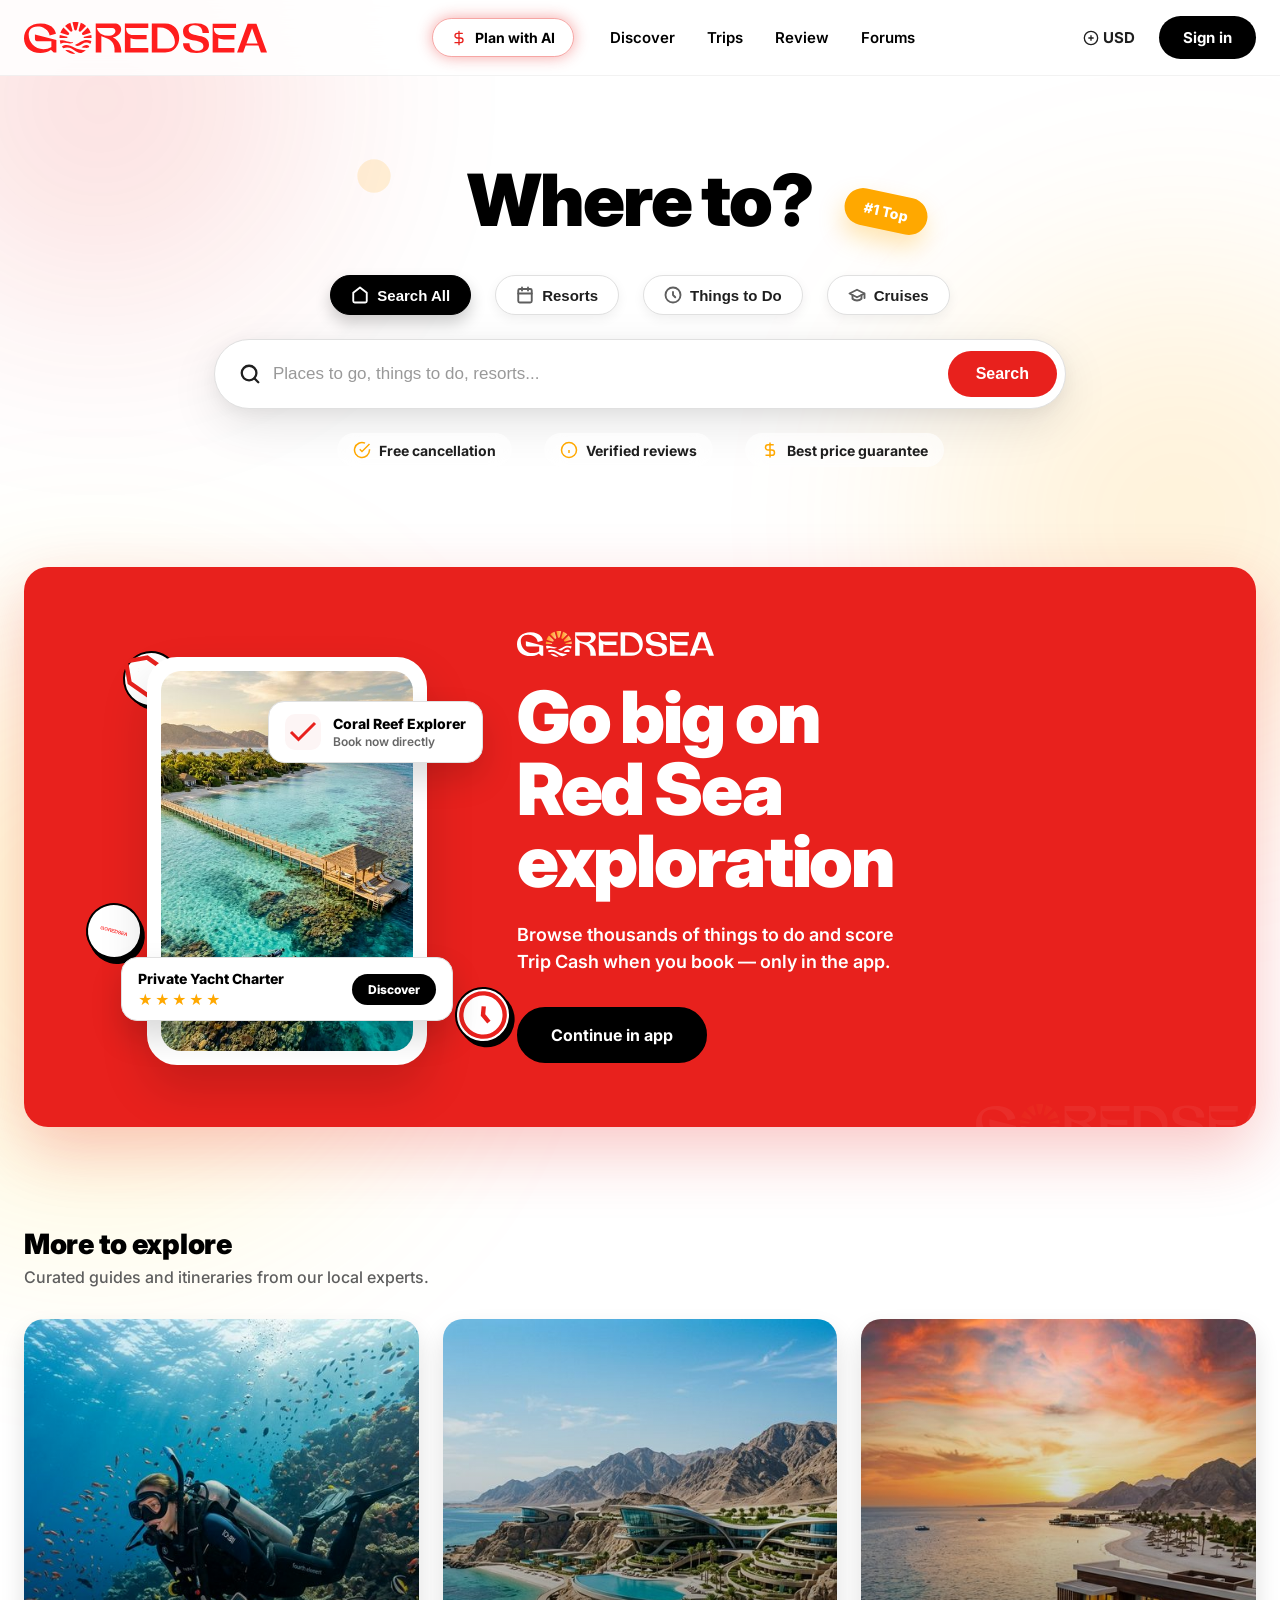
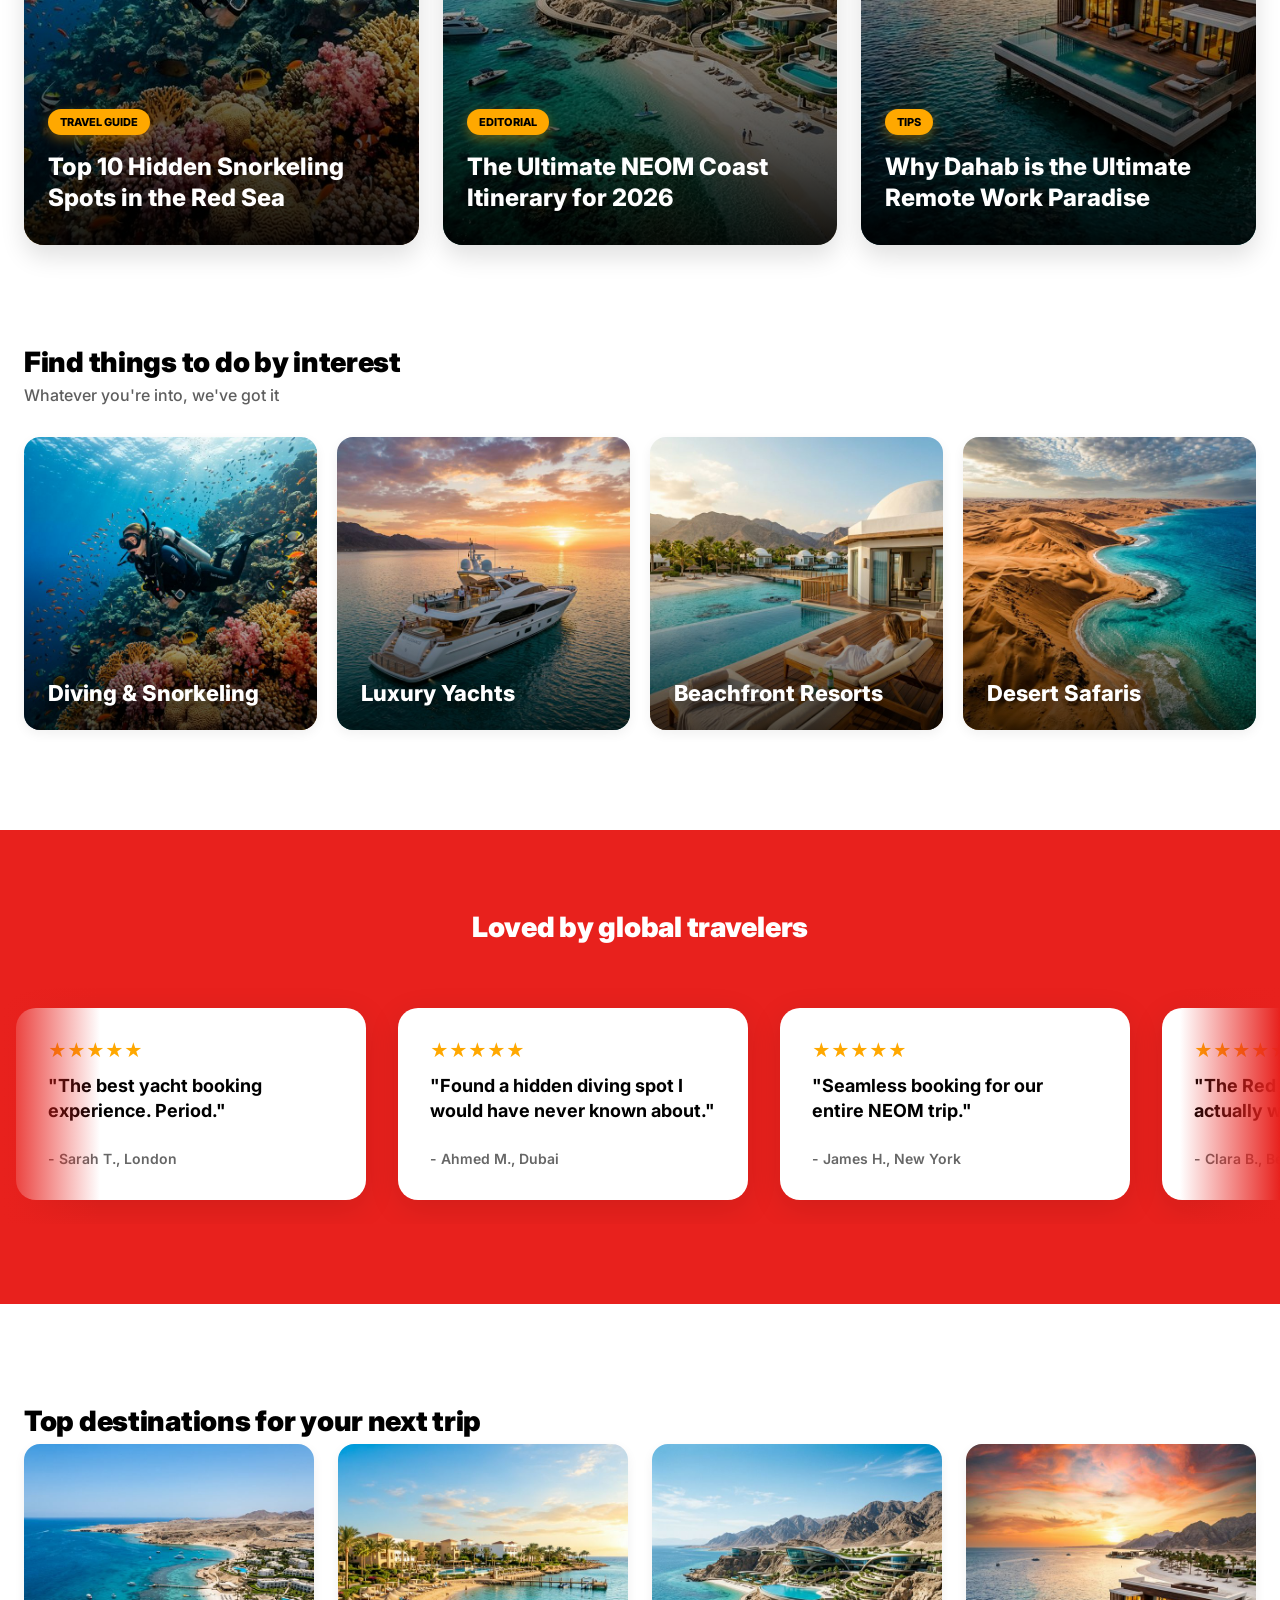
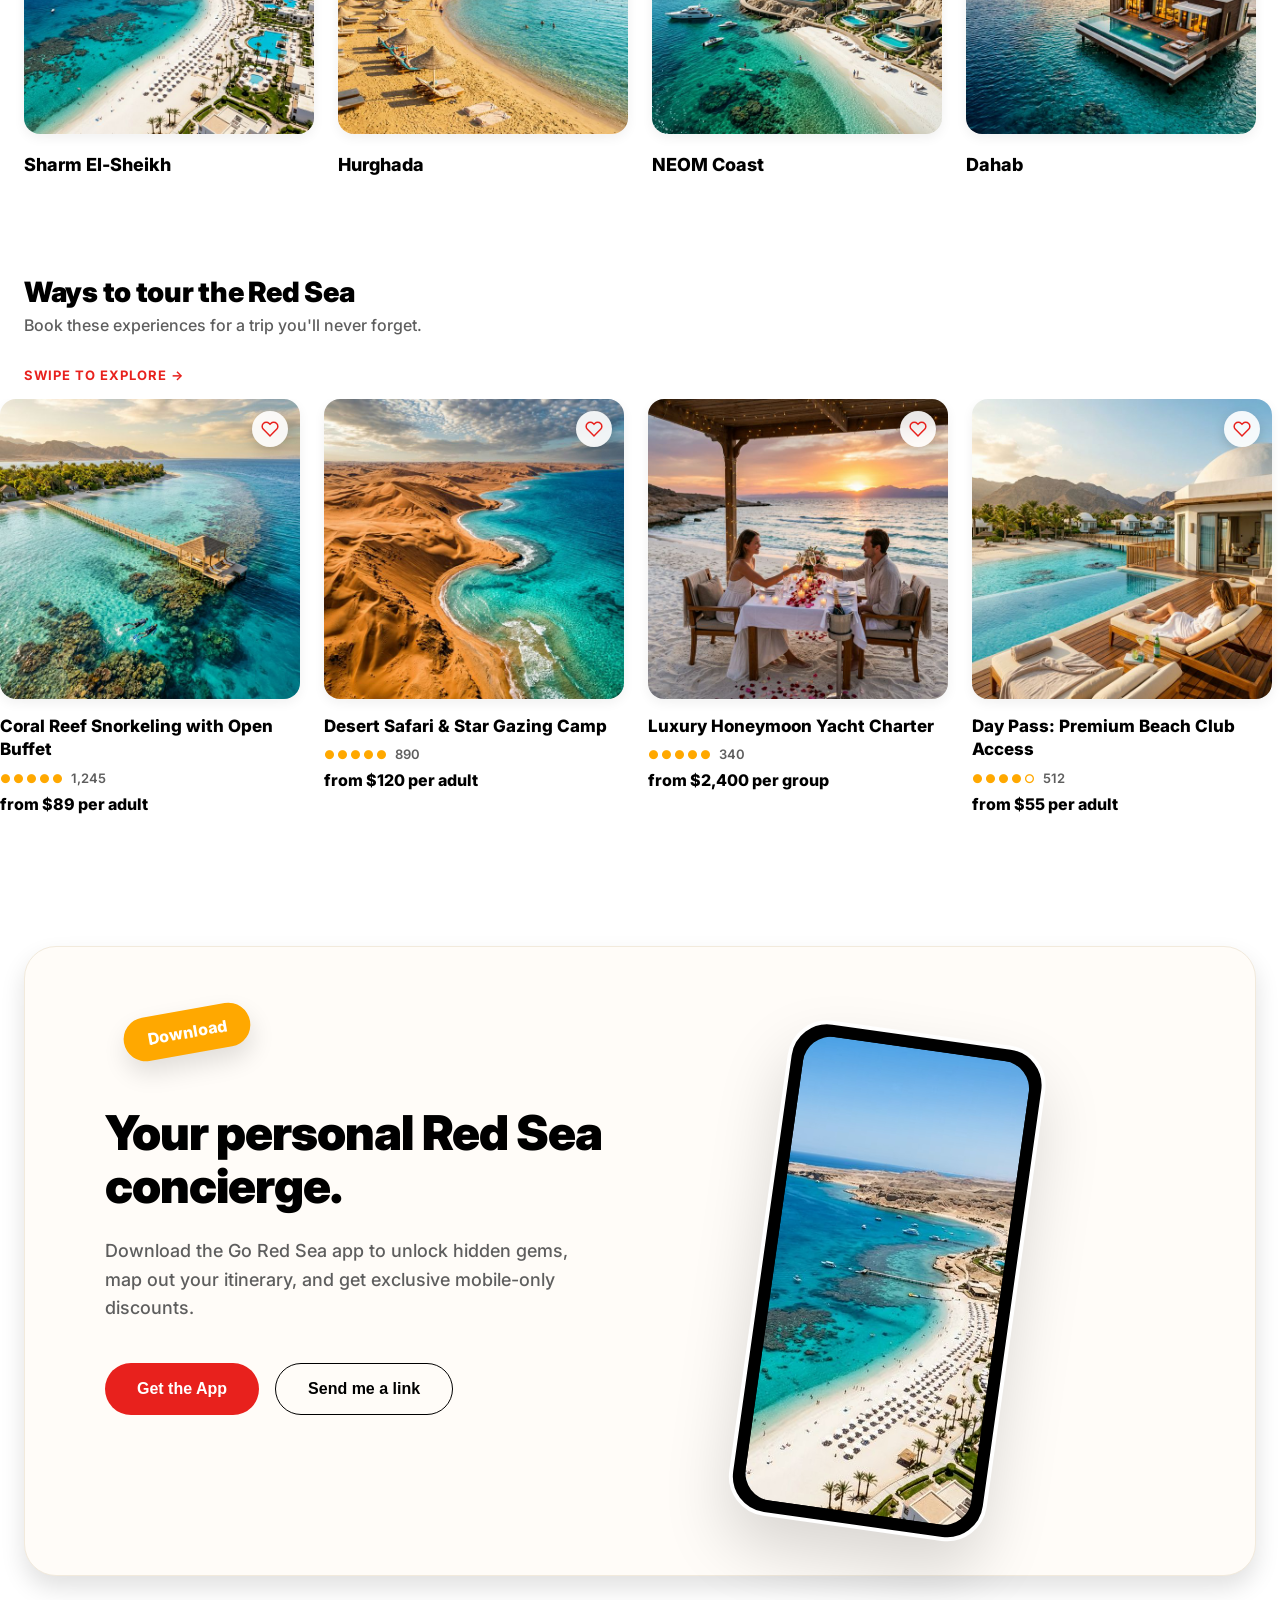
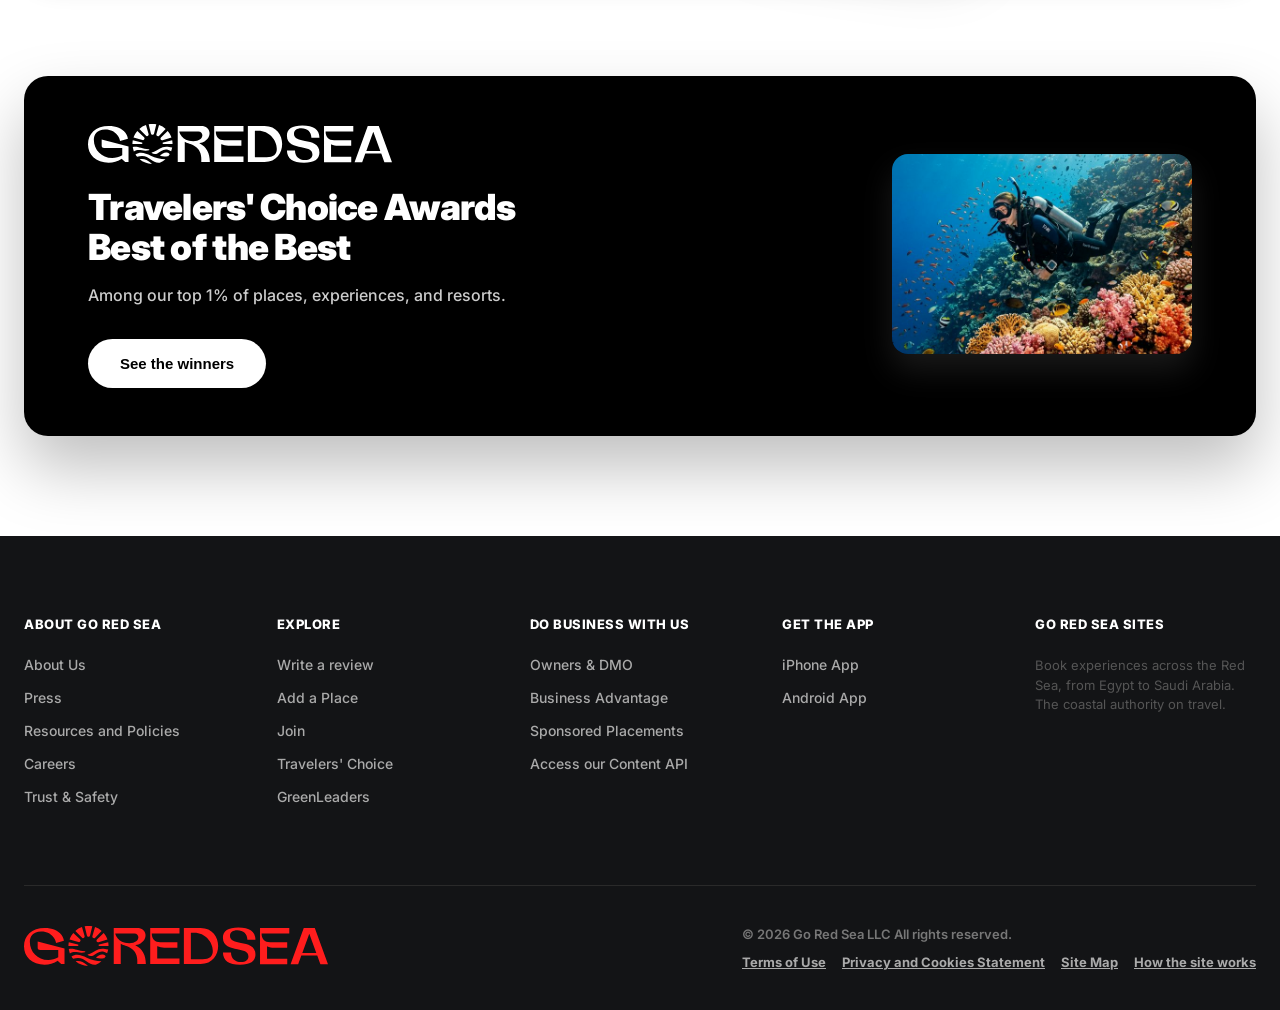
<file: index-v2.html>
<!DOCTYPE html>
<html lang="en">
<head>
  <meta charset="UTF-8">
  <meta name="viewport" content="width=device-width, initial-scale=1.0">
  <title>Go Red Sea — Where to?</title>
  <link rel="preconnect" href="https://fonts.googleapis.com">
  <link rel="preconnect" href="https://fonts.gstatic.com" crossorigin>
  <link href="https://fonts.googleapis.com/css2?family=Inter:wght@400;500;600;700;800;900&display=swap" rel="stylesheet">
  <link rel="stylesheet" href="style-v2.css">
</head>
<body>

  <!-- Background Orbs for "Breathing" Dynamic Feel -->
  <div class="bg-orb orb-1"></div>
  <div class="bg-orb orb-2"></div>
  <div class="bg-orb orb-3"></div>

  <!-- ════════════ HEADER ════════════ -->
  <header class="header">
    <div class="header-container">
      
      <div class="header-left">
        <a href="index-v2.html" class="logo">
          <img src="assets/logos/logo-red.svg" alt="Go Red Sea">
        </a>
      </div>
      
      <div class="header-center">
        <a href="#" class="btn-outline-pill feature-btn hover-float">
          <svg viewBox="0 0 24 24" fill="none" stroke="currentColor" stroke-width="2" stroke-linecap="round" stroke-linejoin="round"><path d="M12 2v20M17 5H9.5a3.5 3.5 0 0 0 0 7h5a3.5 3.5 0 0 1 0 7H6"/></svg>
          Plan with AI
        </a>
        <nav class="nav-links">
          <a href="#">Discover</a>
          <a href="#">Trips</a>
          <a href="#">Review</a>
          <a href="#">Forums</a>
        </nav>
      </div>

      <div class="header-right">
        <span class="currency hover-lift">
          <svg viewBox="0 0 24 24" width="16" height="16" fill="none" stroke="currentColor" stroke-width="2"><circle cx="12" cy="12" r="10"/><path d="M12 8v8M8 12h8"/></svg> 
          USD
        </span>
        <a href="#" class="btn-dark-pill hover-float pulse-btn">Sign in</a>
      </div>

    </div>
  </header>

  <!-- ════════════ MAIN SEARCH HERO ════════════ -->
  <main>
    <section class="hero-search reveal">
      
      <!-- Visual Stickers injected for dynamic feel -->
      <div class="sticker sticker-sun float-slow">
        <svg viewBox="0 0 24 24" fill="var(--orange)" stroke="none"><circle cx="12" cy="12" r="5"/><path d="M12 1v2M12 21v2M4.22 4.22l1.42 1.42M18.36 18.36l1.42 1.42M1 12h2M21 12h2M4.22 19.78l1.42-1.42M18.36 5.64l1.42-1.42"/></svg>
      </div>
      <div class="sticker sticker-badge float-fast">
        <span>#1 Top</span>
      </div>

      <h1 class="hero-title">Where to?</h1>

      <div class="search-tabs">
        <button class="tab-btn active hover-lift">
          <svg viewBox="0 0 24 24" fill="none" stroke="currentColor" stroke-width="2.5" stroke-linecap="round" stroke-linejoin="round"><path d="M3 9l9-7 9 7v11a2 2 0 0 1-2 2H5a2 2 0 0 1-2-2z"/></svg>
          Search All
        </button>
        <button class="tab-btn hover-lift">
          <svg viewBox="0 0 24 24" fill="none" stroke="currentColor" stroke-width="2.5" stroke-linecap="round" stroke-linejoin="round"><rect x="3" y="4" width="18" height="18" rx="2" ry="2"/><line x1="16" y1="2" x2="16" y2="6"/><line x1="8" y1="2" x2="8" y2="6"/><line x1="3" y1="10" x2="21" y2="10"/></svg>
          Resorts
        </button>
        <button class="tab-btn hover-lift">
          <svg viewBox="0 0 24 24" fill="none" stroke="currentColor" stroke-width="2.5" stroke-linecap="round" stroke-linejoin="round"><circle cx="12" cy="12" r="10"/><path d="M12 8v4l3 3"/></svg>
          Things to Do
        </button>
        <button class="tab-btn hover-lift">
          <svg viewBox="0 0 24 24" fill="none" stroke="currentColor" stroke-width="2.5" stroke-linecap="round" stroke-linejoin="round"><path d="M22 10v6M2 10l10-5 10 5-10 5z"/><path d="M6 12v5c3 3 9 3 12 0v-5"/></svg>
          Cruises
        </button>
      </div>

      <div class="search-bar-wrap hover-lift">
        <div class="search-bar">
          <div class="search-icon">
            <svg viewBox="0 0 24 24" fill="none" stroke="currentColor" stroke-width="2.5" stroke-linecap="round" stroke-linejoin="round"><circle cx="11" cy="11" r="8"/><line x1="21" y1="21" x2="16.65" y2="16.65"/></svg>
          </div>
          <input type="text" placeholder="Places to go, things to do, resorts...">
          <button class="btn-primary-pill search-submit pulse-btn">Search</button>
        </div>
      </div>

      <div class="trust-bar">
        <span class="hover-lift"><svg viewBox="0 0 24 24" fill="none" stroke="currentColor" stroke-width="2"><path d="M22 11.08V12a10 10 0 1 1-5.93-9.14"/><polyline points="22 4 12 14.01 9 11.01"/></svg> Free cancellation</span>
        <span class="hover-lift"><svg viewBox="0 0 24 24" fill="none" stroke="currentColor" stroke-width="2"><circle cx="12" cy="12" r="10"/><path d="M12 16v-4"/><path d="M12 8h.01"/></svg> Verified reviews</span>
        <span class="hover-lift"><svg viewBox="0 0 24 24" fill="none" stroke="currentColor" stroke-width="2"><path d="M12 2v20M17 5H9.5a3.5 3.5 0 0 0 0 7h5a3.5 3.5 0 0 1 0 7H6"/></svg> Best price guarantee</span>
      </div>
    </section>

    <!-- ════════════ PROMO BANNER (SATURATED RED) ════════════ -->
    <section class="container mt-section reveal">
      <div class="promo-banner saturated-promo">
        
        <div class="promo-bg-patterns pattern-breathe">
          <div class="floating-badge badge-1 float-slow">
            <svg viewBox="0 0 24 24" fill="none" stroke="currentColor" stroke-width="2"><path d="M20.59 13.41l-7.17 7.17a2 2 0 0 1-2.83 0L2 12V2h10l8.59 8.59a2 2 0 0 1 0 2.82z"/><line x1="7" y1="7" x2="7.01" y2="7"/></svg>
          </div>
          <div class="floating-badge badge-2 float-fast">
            <img src="assets/logos/logo-red.svg" alt="Icon" style="width: 28px; height: 28px;">
          </div>
          <div class="floating-badge badge-3 float-slow-reverse">
            <svg viewBox="0 0 24 24" fill="none" stroke="currentColor" stroke-width="2"><circle cx="12" cy="12" r="10"/><path d="M12 8v4l3 3"/></svg>
          </div>
          
          <div class="sticker-watermark">
             <img src="assets/logos/logo-white.svg" alt="Watermark">
          </div>
        </div>

        <div class="promo-content relative-z2">
          <div class="promo-branding">
            <img src="assets/logos/logo-white.svg" alt="Go Red Sea"> 
          </div>
          
          <h2 class="promo-heading text-breathe">Go big on<br>Red Sea<br>exploration</h2>
          
          <p class="promo-text">Browse thousands of things to do and score Trip Cash when you book — only in the app.</p>
          
          <a href="#" class="btn-dark-pill promo-cta pulse-btn">Continue in app</a>
        </div>

        <div class="promo-visual float-slow">
          <div class="visual-card">
            <img src="assets/images/pkg_snorkeling.png" alt="Snorkeling Application" class="visual-img">
            <div class="visual-popup float-fast">
              <div class="popup-icon"><svg viewBox="0 0 24 24" fill="none" stroke="currentColor" stroke-width="2"><polyline points="20 6 9 17 4 12"/></svg></div>
              <div class="popup-text">
                <strong>Coral Reef Explorer</strong>
                <span>Book now directly</span>
              </div>
            </div>
            <div class="visual-popup popup-bottom float-slow-reverse">
              <div class="popup-text">
                <strong>Private Yacht Charter</strong>
                <div class="stars">★★★★★</div>
              </div>
              <div class="btn-green-sm" style="background:var(--black);">Discover</div>
            </div>
          </div>
        </div>

      </div>
    </section>

    <!-- ════════════ MORE TO EXPLORE (EDITORIAL) ════════════ -->
    <section class="container mt-section reveal">
      <h3 class="section-title">More to explore</h3>
      <p class="section-subtitle">Curated guides and itineraries from our local experts.</p>
      <div class="magazine-grid">
        <a href="#" class="mag-card group-hover">
          <img src="assets/images/exp_diving.png" alt="Guide">
          <div class="mag-overlay"></div>
          <div class="mag-content">
            <span class="mag-tag float-badge">Travel Guide</span>
            <h4>Top 10 Hidden Snorkeling Spots in the Red Sea</h4>
          </div>
        </a>
        <a href="#" class="mag-card group-hover">
          <img src="assets/images/dest_neom.png" alt="Guide">
          <div class="mag-overlay"></div>
          <div class="mag-content">
            <span class="mag-tag float-badge">Editorial</span>
            <h4>The Ultimate NEOM Coast Itinerary for 2026</h4>
          </div>
        </a>
        <a href="#" class="mag-card group-hover">
          <img src="assets/images/hero.png" alt="Guide">
          <div class="mag-overlay"></div>
          <div class="mag-content">
            <span class="mag-tag float-badge">Tips</span>
            <h4>Why Dahab is the Ultimate Remote Work Paradise</h4>
          </div>
        </a>
      </div>
    </section>

    <!-- ════════════ DISCOVER BY INTEREST ════════════ -->
    <section class="container mt-section reveal">
      <h3 class="section-title">Find things to do by interest</h3>
      <p class="section-subtitle">Whatever you're into, we've got it</p>

      <div class="interest-grid">
        <a href="#" class="interest-card group-hover">
          <img src="assets/images/exp_diving.png" alt="Diving & Snorkeling">
          <div class="interest-overlay">
            <span>Diving & Snorkeling</span>
          </div>
        </a>
        <a href="#" class="interest-card group-hover">
          <img src="assets/images/exp_yacht.png" alt="Luxury Yachts">
          <div class="interest-overlay">
            <span>Luxury Yachts</span>
          </div>
        </a>
        <a href="#" class="interest-card group-hover">
          <img src="assets/images/exp_resort.png" alt="Beachfront Resorts">
          <div class="interest-overlay">
            <span>Beachfront Resorts</span>
          </div>
        </a>
        <a href="#" class="interest-card group-hover">
          <img src="assets/images/pkg_desert.png" alt="Desert Safaris">
          <div class="interest-overlay">
            <span>Desert Safaris</span>
          </div>
        </a>
      </div>
    </section>

    <!-- ════════════ TESTIMONIAL MARQUEE (DYNAMIC) ════════════ -->
    <section class="marquee-section mt-section reveal">
      <h3 class="section-title text-center">Loved by global travelers</h3>
      <div class="marquee-container">
        <div class="marquee-track">
          <div class="review-card">
            <div class="stars">★★★★★</div>
            <p>"The best yacht booking experience. Period."</p>
            <span>- Sarah T., London</span>
          </div>
          <div class="review-card">
            <div class="stars">★★★★★</div>
            <p>"Found a hidden diving spot I would have never known about."</p>
            <span>- Ahmed M., Dubai</span>
          </div>
          <div class="review-card">
            <div class="stars">★★★★★</div>
            <p>"Seamless booking for our entire NEOM trip."</p>
            <span>- James H., New York</span>
          </div>
          <div class="review-card">
            <div class="stars">★★★★★</div>
            <p>"The Red Sea rewards are actually worth it! Super fast."</p>
            <span>- Clara B., Berlin</span>
          </div>
          <!-- Duplicate for infinite scroll -->
          <div class="review-card">
            <div class="stars">★★★★★</div>
            <p>"The best yacht booking experience. Period."</p>
            <span>- Sarah T., London</span>
          </div>
          <div class="review-card">
            <div class="stars">★★★★★</div>
            <p>"Found a hidden diving spot I would have never known about."</p>
            <span>- Ahmed M., Dubai</span>
          </div>
        </div>
      </div>
    </section>

    <!-- ════════════ TOP DESTINATIONS ════════════ -->
    <section class="container mt-section reveal">
      <h3 class="section-title">Top destinations for your next trip</h3>
      <div class="dest-grid-ta">
        <a href="#" class="dest-card-ta hover-lift">
          <img src="assets/images/dest_sharm.png" alt="Sharm El-Sheikh">
          <h4>Sharm El-Sheikh</h4>
        </a>
        <a href="#" class="dest-card-ta hover-lift">
          <img src="assets/images/dest_hurghada.png" alt="Hurghada">
          <h4>Hurghada</h4>
        </a>
        <a href="#" class="dest-card-ta hover-lift">
          <img src="assets/images/dest_neom.png" alt="NEOM Coast">
          <h4>NEOM Coast</h4>
        </a>
        <a href="#" class="dest-card-ta hover-lift">
          <img src="assets/images/hero.png" alt="Dahab">
          <h4>Dahab</h4>
        </a>
      </div>
    </section>

    <!-- ════════════ WAYS TO TOUR (HORIZONTAL SCROLL) ════════════ -->
    <section class="container mt-section reveal">
      <h3 class="section-title">Ways to tour the Red Sea</h3>
      <p class="section-subtitle">Book these experiences for a trip you'll never forget.</p>
      
      <!-- Added dynamic scroll indicator arrow -->
      <div class="scroll-indicator fade-breathe">Swipe to explore →</div>
      
      <div class="tour-grid-ta">
        
        <div class="tour-card-ta hover-lift">
          <div class="tour-img-wrap">
            <img src="assets/images/pkg_snorkeling.png" alt="Tour">
            <button class="heart-btn pulse-hover" aria-label="Save"><svg viewBox="0 0 24 24" fill="none" stroke="currentColor" stroke-width="2"><path d="M20.84 4.61a5.5 5.5 0 0 0-7.78 0L12 5.67l-1.06-1.06a5.5 5.5 0 0 0-7.78 7.78l1.06 1.06L12 21.23l7.78-7.78 1.06-1.06a5.5 5.5 0 0 0 0-7.78z"/></svg></button>
          </div>
          <div class="tour-info">
            <h4>Coral Reef Snorkeling with Open Buffet</h4>
            <div class="tour-rating">
              <span class="circles">●●●●●</span> <span>1,245</span>
            </div>
            <div class="tour-price">from $89 per adult</div>
          </div>
        </div>

        <div class="tour-card-ta hover-lift">
          <div class="tour-img-wrap">
            <img src="assets/images/pkg_desert.png" alt="Tour">
            <button class="heart-btn pulse-hover" aria-label="Save"><svg viewBox="0 0 24 24" fill="none" stroke="currentColor" stroke-width="2"><path d="M20.84 4.61a5.5 5.5 0 0 0-7.78 0L12 5.67l-1.06-1.06a5.5 5.5 0 0 0-7.78 7.78l1.06 1.06L12 21.23l7.78-7.78 1.06-1.06a5.5 5.5 0 0 0 0-7.78z"/></svg></button>
          </div>
          <div class="tour-info">
            <h4>Desert Safari & Star Gazing Camp</h4>
            <div class="tour-rating">
              <span class="circles">●●●●●</span> <span>890</span>
            </div>
            <div class="tour-price">from $120 per adult</div>
          </div>
        </div>

        <div class="tour-card-ta hover-lift">
          <div class="tour-img-wrap">
            <img src="assets/images/pkg_honeymoon.png" alt="Tour">
            <button class="heart-btn pulse-hover" aria-label="Save"><svg viewBox="0 0 24 24" fill="none" stroke="currentColor" stroke-width="2"><path d="M20.84 4.61a5.5 5.5 0 0 0-7.78 0L12 5.67l-1.06-1.06a5.5 5.5 0 0 0-7.78 7.78l1.06 1.06L12 21.23l7.78-7.78 1.06-1.06a5.5 5.5 0 0 0 0-7.78z"/></svg></button>
          </div>
          <div class="tour-info">
            <h4>Luxury Honeymoon Yacht Charter</h4>
            <div class="tour-rating">
              <span class="circles">●●●●●</span> <span>340</span>
            </div>
            <div class="tour-price">from $2,400 per group</div>
          </div>
        </div>

        <div class="tour-card-ta hover-lift">
          <div class="tour-img-wrap">
            <img src="assets/images/exp_resort.png" alt="Tour">
            <button class="heart-btn pulse-hover" aria-label="Save"><svg viewBox="0 0 24 24" fill="none" stroke="currentColor" stroke-width="2"><path d="M20.84 4.61a5.5 5.5 0 0 0-7.78 0L12 5.67l-1.06-1.06a5.5 5.5 0 0 0-7.78 7.78l1.06 1.06L12 21.23l7.78-7.78 1.06-1.06a5.5 5.5 0 0 0 0-7.78z"/></svg></button>
          </div>
          <div class="tour-info">
            <h4>Day Pass: Premium Beach Club Access</h4>
            <div class="tour-rating">
              <span class="circles half">●●●●○</span> <span>512</span>
            </div>
            <div class="tour-price">from $55 per adult</div>
          </div>
        </div>

      </div>
    </section>

    <!-- ════════════ GET THE APP ════════════ -->
    <section class="container mt-section reveal">
      <div class="app-section">
        
        <!-- Stickers in App Section -->
        <div class="sticker sticker-orange float-slow">Download</div>
        
        <div class="app-content relative-z2">
          <h2>Your personal Red Sea concierge.</h2>
          <p>Download the Go Red Sea app to unlock hidden gems, map out your itinerary, and get exclusive mobile-only discounts.</p>
          <div class="app-buttons">
            <button class="btn-primary-pill pulse-btn">Get the App</button>
            <button class="btn-outline-pill hover-lift">Send me a link</button>
          </div>
        </div>
        <div class="app-visual">
          <div class="mockup-frame float-slow-reverse">
            <img src="assets/images/dest_sharm.png" alt="Phone App UI" class="mockup-img">
          </div>
        </div>
      </div>
    </section>

    <!-- ════════════ SECONDARY PROMO AWARDS ════════════ -->
    <section class="secondary-promo-bg mt-section reveal">
      <div class="container">
        <div class="secondary-promo hover-float">
          <div class="sp-content">
            <img src="assets/logos/logo-red.svg" alt="Go Red Sea">
            <h2>Travelers' Choice Awards Best of the Best</h2>
            <p>Among our top 1% of places, experiences, and resorts.</p>
            <button class="btn-dark-pill pulse-btn" style="background: #fff; color: #000;">See the winners</button>
          </div>
          <div class="sp-graphics">
             <img src="assets/images/exp_diving.png" alt="Awards" class="hover-lift">
          </div>
        </div>
      </div>
    </section>

  </main>

  <!-- ════════════ FOOTER TA STYLE ════════════ -->
  <footer class="footer-ta reveal">
    <div class="footer-ta-inner">
      
      <div class="f-col">
        <h5>About Go Red Sea</h5>
        <a href="#">About Us</a>
        <a href="#">Press</a>
        <a href="#">Resources and Policies</a>
        <a href="#">Careers</a>
        <a href="#">Trust & Safety</a>
      </div>

      <div class="f-col">
        <h5>Explore</h5>
        <a href="#">Write a review</a>
        <a href="#">Add a Place</a>
        <a href="#">Join</a>
        <a href="#">Travelers' Choice</a>
        <a href="#">GreenLeaders</a>
      </div>

      <div class="f-col">
        <h5>Do Business With Us</h5>
        <a href="#">Owners & DMO</a>
        <a href="#">Business Advantage</a>
        <a href="#">Sponsored Placements</a>
        <a href="#">Access our Content API</a>
      </div>

      <div class="f-col">
        <h5>Get The App</h5>
        <a href="#">iPhone App</a>
        <a href="#">Android App</a>
      </div>

      <div class="f-col">
        <h5>Go Red Sea Sites</h5>
        <p style="font-size: 13px; color: #555; line-height: 1.5;">
          Book experiences across the Red Sea, from Egypt to Saudi Arabia. The coastal authority on travel.
        </p>
      </div>

    </div>
    
    <div class="footer-ta-bottom">
      <div class="ft-logo">
        <img src="assets/logos/logo-red.svg" alt="Go Red Sea">
      </div>
      <div class="ft-legal">
        <p>&copy; 2026 Go Red Sea LLC All rights reserved.</p>
        <div class="ft-links">
          <a href="#">Terms of Use</a>
          <a href="#">Privacy and Cookies Statement</a>
          <a href="#">Site Map</a>
          <a href="#">How the site works</a>
        </div>
      </div>
    </div>
  </footer>

  <!-- Simple Intersection Observer for scroll reveal effect -->
  <script>
    const observer = new IntersectionObserver((entries) => {
      entries.forEach((entry) => {
        if (entry.isIntersecting) {
          entry.target.classList.add('active');
        }
      });
    }, { threshold: 0.05 });

    document.querySelectorAll('.reveal').forEach((el) => {
      observer.observe(el);
    });
  </script>

</body>
</html>
</file>
<file: style.css>
/* ═══════════════════════════════════════════════
   GO RED SEA — DESIGN SYSTEM
   ═══════════════════════════════════════════════ */

/* ── Tokens ───────────────────────────────────── */
:root {
  --red:         #E8211D;
  --red-hover:   #C41A17;
  --red-light:   rgba(232, 33, 29, 0.08);
  --gold:        #C9922A;
  --gold-light:  rgba(201, 146, 42, 0.12);

  --white:       #ffffff;
  --bg:          #fafaf8;
  --tint:        #f4f2ef;
  --surface:     #ffffff;
  --border:      rgba(0,0,0,0.08);
  --border-soft: rgba(0,0,0,0.05);

  --text-primary:   #111010;
  --text-secondary: #5a5450;
  --text-muted:     #9a928c;

  --font-body:     'Inter', system-ui, sans-serif;
  --font-display:  'Playfair Display', Georgia, serif;

  --radius-sm:  8px;
  --radius-md:  14px;
  --radius-lg:  20px;
  --radius-xl:  28px;

  --shadow-sm:  0 1px 3px rgba(0,0,0,0.06), 0 1px 2px rgba(0,0,0,0.04);
  --shadow-md:  0 4px 16px rgba(0,0,0,0.08), 0 1px 4px rgba(0,0,0,0.04);
  --shadow-lg:  0 12px 40px rgba(0,0,0,0.10), 0 4px 12px rgba(0,0,0,0.05);
  --shadow-xl:  0 24px 60px rgba(0,0,0,0.14);

  --transition: 0.25s cubic-bezier(0.4, 0, 0.2, 1);
  --transition-slow: 0.45s cubic-bezier(0.4, 0, 0.2, 1);

  --max-w: 1200px;
  --nav-h: 72px;
}

/* ── Reset ────────────────────────────────────── */
*, *::before, *::after { box-sizing: border-box; margin: 0; padding: 0; }

html {
  scroll-behavior: smooth;
  -webkit-font-smoothing: antialiased;
  -moz-osx-font-smoothing: grayscale;
}

body {
  font-family: var(--font-body);
  background: var(--bg);
  color: var(--text-primary);
  overflow-x: hidden;
}

img { display: block; max-width: 100%; }
a { text-decoration: none; color: inherit; }
ul { list-style: none; }
button { font-family: inherit; cursor: pointer; border: none; background: none; }
input { font-family: inherit; outline: none; border: none; background: none; }

/* ── Utilities ────────────────────────────────── */
.container {
  width: 100%;
  max-width: var(--max-w);
  margin: 0 auto;
  padding: 0 32px;
}

.btn {
  display: inline-flex;
  align-items: center;
  gap: 8px;
  font-size: 0.875rem;
  font-weight: 600;
  letter-spacing: 0.01em;
  padding: 12px 24px;
  border-radius: 50px;
  transition: var(--transition);
  cursor: pointer;
  white-space: nowrap;
}

.btn-primary {
  background: var(--red);
  color: var(--white);
}
.btn-primary:hover {
  background: var(--red-hover);
  transform: translateY(-1px);
  box-shadow: 0 6px 20px rgba(232,33,29,0.30);
}

.btn-outline {
  background: transparent;
  color: var(--text-primary);
  border: 1.5px solid var(--border);
}
.btn-outline:hover {
  border-color: var(--red);
  color: var(--red);
  transform: translateY(-1px);
}

.btn-white {
  background: var(--white);
  color: var(--red);
}
.btn-white:hover {
  background: var(--bg);
  transform: translateY(-1px);
  box-shadow: var(--shadow-md);
}

/* Section scaffolding */
.section { padding: 96px 0; }
.section--tinted { background: var(--tint); }

.section-header {
  text-align: center;
  max-width: 580px;
  margin: 0 auto 64px;
}

.section-eyebrow {
  font-size: 0.75rem;
  font-weight: 600;
  letter-spacing: 0.12em;
  text-transform: uppercase;
  color: var(--red);
  margin-bottom: 12px;
}

.section-title {
  font-family: var(--font-display);
  font-size: clamp(2rem, 4vw, 2.75rem);
  font-weight: 600;
  line-height: 1.2;
  color: var(--text-primary);
  margin-bottom: 16px;
}
.section-title em {
  font-style: italic;
  color: var(--red);
}

.section-subtitle {
  font-size: 1.0625rem;
  line-height: 1.7;
  color: var(--text-secondary);
}

.section-footer {
  text-align: center;
  margin-top: 48px;
}


/* ═══════════════════════════════════════════════
   NAVIGATION
   ═══════════════════════════════════════════════ */
.nav-header {
  position: fixed;
  top: 0; left: 0; right: 0;
  z-index: 1000;
  height: var(--nav-h);
  transition: background var(--transition), box-shadow var(--transition);
}

.nav-header.scrolled {
  background: rgba(255,255,255,0.96);
  backdrop-filter: blur(20px);
  -webkit-backdrop-filter: blur(20px);
  box-shadow: 0 1px 0 var(--border), 0 4px 20px rgba(0,0,0,0.05);
}

.nav-inner {
  max-width: var(--max-w);
  margin: 0 auto;
  padding: 0 32px;
  height: 100%;
  display: flex;
  align-items: center;
  gap: 40px;
}

.nav-logo {
  flex-shrink: 0;
  transition: opacity var(--transition);
}
.nav-logo:hover { opacity: 0.85; }

/* Logo wrapper: fixed size, logos stacked via absolute */
.logo-wrap {
  position: relative;
  width: 170px;
  height: 28px;
  display: block;
}

.logo-img {
  height: 28px;
  width: auto;
  position: absolute;
  top: 0; left: 0;
  transition: opacity var(--transition-slow);
}

/* Default: transparent nav — show white logo */
.logo-dark  { opacity: 0; }
.logo-light { opacity: 1; }

/* Scrolled: white nav — show red logo */
.nav-header.scrolled .logo-dark  { opacity: 1; }
.nav-header.scrolled .logo-light { opacity: 0; }

.nav-links {
  display: flex;
  align-items: center;
  gap: 8px;
  margin-left: auto;
}

.nav-link {
  font-size: 0.9rem;
  font-weight: 500;
  padding: 8px 14px;
  border-radius: 50px;
  color: rgba(255,255,255,0.9);
  transition: var(--transition);
}
.nav-link:hover {
  background: rgba(255,255,255,0.15);
  color: #fff;
}

.nav-header.scrolled .nav-link {
  color: var(--text-secondary);
}
.nav-header.scrolled .nav-link:hover {
  background: var(--tint);
  color: var(--text-primary);
}

.nav-actions {
  display: flex;
  align-items: center;
  gap: 12px;
}

.nav-cta {
  font-size: 0.85rem;
  padding: 10px 20px;
  background: var(--white);
  color: var(--red);
  box-shadow: var(--shadow-sm);
}
.nav-cta:hover {
  background: var(--bg);
  transform: translateY(-1px);
  box-shadow: var(--shadow-md);
}

.nav-header.scrolled .nav-cta {
  background: var(--red);
  color: var(--white);
}
.nav-header.scrolled .nav-cta:hover {
  background: var(--red-hover);
  box-shadow: 0 6px 20px rgba(232,33,29,0.25);
}

/* Hamburger */
.nav-burger {
  display: none;
  flex-direction: column;
  gap: 5px;
  padding: 8px;
  border-radius: 8px;
}
.nav-burger span {
  display: block;
  width: 22px;
  height: 2px;
  background: rgba(255,255,255,0.9);
  border-radius: 2px;
  transition: var(--transition);
}
.nav-header.scrolled .nav-burger span { background: var(--text-primary); }

/* Mobile menu */
.mobile-menu {
  position: fixed;
  top: var(--nav-h);
  left: 0; right: 0;
  background: var(--white);
  padding: 24px 32px 32px;
  z-index: 999;
  transform: translateY(-110%);
  opacity: 0;
  transition: all 0.35s cubic-bezier(0.4, 0, 0.2, 1);
  box-shadow: var(--shadow-lg);
  display: none;
}
.mobile-menu.open {
  transform: translateY(0);
  opacity: 1;
}
.mobile-menu ul { display: flex; flex-direction: column; gap: 8px; }
.mobile-link {
  display: block;
  padding: 12px 16px;
  font-size: 1rem;
  font-weight: 500;
  color: var(--text-primary);
  border-radius: var(--radius-sm);
  transition: var(--transition);
}
.mobile-link:hover { background: var(--tint); }
.mobile-cta { margin-top: 12px; align-self: flex-start; }

/* ── Logo placeholder dims for absolute children */
.nav-logo-wrap {
  position: relative;
  height: 28px;
  width: 160px;
}


/* ═══════════════════════════════════════════════
   HERO
   ═══════════════════════════════════════════════ */
.hero {
  position: relative;
  height: 100vh;
  min-height: 700px;
  max-height: 920px;
  display: flex;
  align-items: center;
  overflow: hidden;
}

.hero-media {
  position: absolute;
  inset: 0;
  z-index: 0;
}

.hero-img {
  width: 100%;
  height: 100%;
  object-fit: cover;
  object-position: center 30%;
  transform: scale(1.04);
  transition: transform 8s ease-out;
}
.hero-img.loaded { transform: scale(1); }

.hero-overlay {
  position: absolute;
  inset: 0;
  background: linear-gradient(
    to bottom,
    rgba(10,10,20,0.28) 0%,
    rgba(10,10,20,0.46) 45%,
    rgba(10,10,20,0.55) 100%
  );
}

.hero-content {
  position: relative;
  z-index: 2;
  width: 100%;
  max-width: var(--max-w);
  margin: 0 auto;
  padding: 0 32px;
  padding-top: var(--nav-h);
  display: flex;
  flex-direction: column;
  align-items: center;
  text-align: center;
}

.hero-badge {
  display: inline-flex;
  align-items: center;
  gap: 8px;
  background: rgba(255,255,255,0.14);
  backdrop-filter: blur(8px);
  border: 1px solid rgba(255,255,255,0.22);
  border-radius: 50px;
  padding: 7px 16px;
  font-size: 0.8rem;
  font-weight: 500;
  color: rgba(255,255,255,0.92);
  letter-spacing: 0.02em;
  margin-bottom: 24px;
  animation: fadeSlideDown 0.8s 0.2s both;
}

.badge-dot {
  width: 7px; height: 7px;
  border-radius: 50%;
  background: var(--red);
  box-shadow: 0 0 0 2px rgba(232,33,29,0.35);
  animation: pulse 2s infinite;
}

@keyframes pulse {
  0%, 100% { box-shadow: 0 0 0 2px rgba(232,33,29,0.35); }
  50%       { box-shadow: 0 0 0 5px rgba(232,33,29,0.1); }
}

.hero-headline {
  font-family: var(--font-display);
  font-size: clamp(2.8rem, 7vw, 5.2rem);
  font-weight: 600;
  line-height: 1.1;
  color: var(--white);
  margin-bottom: 18px;
  animation: fadeSlideDown 0.9s 0.35s both;
}
.hero-headline em {
  font-style: italic;
  color: rgba(255,255,255,0.92);
}

.hero-subline {
  font-size: 1.125rem;
  color: rgba(255,255,255,0.78);
  max-width: 480px;
  line-height: 1.6;
  margin-bottom: 40px;
  animation: fadeSlideDown 0.9s 0.5s both;
}

/* ── Booking Bar ──────────────────────────────── */
.booking-bar {
  display: flex;
  align-items: center;
  background: rgba(255,255,255,0.98);
  backdrop-filter: blur(24px);
  border-radius: 50px;
  box-shadow: 0 20px 60px rgba(0,0,0,0.22), 0 4px 16px rgba(0,0,0,0.10);
  padding: 8px 8px 8px 10px;
  gap: 0;
  max-width: 780px;
  width: 100%;
  margin-bottom: 32px;
  animation: fadeSlideUp 0.9s 0.65s both;
}

.booking-field {
  display: flex;
  align-items: center;
  gap: 10px;
  flex: 1;
  padding: 10px 18px;
  cursor: text;
  border-radius: 40px;
  transition: background var(--transition);
}
.booking-field:hover { background: var(--red-light); }

.field-icon {
  color: var(--text-muted);
  flex-shrink: 0;
  display: flex;
}

.field-content {
  display: flex;
  flex-direction: column;
  gap: 1px;
}

.field-label {
  font-size: 0.68rem;
  font-weight: 600;
  text-transform: uppercase;
  letter-spacing: 0.08em;
  color: var(--text-secondary);
}

.field-input {
  font-size: 0.9rem;
  color: var(--text-primary);
  width: 100%;
}
.field-input::placeholder { color: var(--text-muted); }

.booking-divider {
  width: 1px;
  height: 36px;
  background: var(--border);
  flex-shrink: 0;
}

.booking-search-btn {
  display: flex;
  align-items: center;
  gap: 8px;
  background: var(--red);
  color: var(--white);
  font-size: 0.9rem;
  font-weight: 600;
  padding: 14px 26px;
  border-radius: 50px;
  transition: var(--transition);
  flex-shrink: 0;
  margin-left: 4px;
}
.booking-search-btn:hover {
  background: var(--red-hover);
  transform: translateY(-1px);
  box-shadow: 0 8px 24px rgba(232,33,29,0.30);
}

/* ── Trust bar ────────────────────────────────── */
.hero-trust {
  display: flex;
  align-items: center;
  gap: 20px;
  animation: fadeSlideUp 0.9s 0.8s both;
}

.trust-item {
  display: flex;
  flex-direction: column;
  text-align: center;
  gap: 2px;
}
.trust-item strong {
  font-size: 1.1rem;
  font-weight: 700;
  color: #fff;
  line-height: 1;
}
.trust-item span {
  font-size: 0.72rem;
  color: rgba(255,255,255,0.65);
  font-weight: 400;
}

.trust-dot {
  width: 4px; height: 4px;
  border-radius: 50%;
  background: rgba(255,255,255,0.35);
}

/* Scroll hint */
.hero-scroll {
  position: absolute;
  bottom: 32px;
  left: 50%;
  transform: translateX(-50%);
  z-index: 2;
  display: flex;
  flex-direction: column;
  align-items: center;
  gap: 8px;
  animation: fadeIn 1s 1.2s both;
}
.hero-scroll span {
  font-size: 0.68rem;
  letter-spacing: 0.14em;
  text-transform: uppercase;
  color: rgba(255,255,255,0.5);
}
.scroll-line {
  width: 1px;
  height: 36px;
  background: linear-gradient(to bottom, rgba(255,255,255,0.55), transparent);
  animation: scrollPulse 2.2s ease-in-out infinite;
}
@keyframes scrollPulse {
  0%, 100% { opacity: 0.4; transform: scaleY(1); }
  50%      { opacity: 1;   transform: scaleY(0.7); }
}


/* ═══════════════════════════════════════════════
   DESTINATIONS
   ═══════════════════════════════════════════════ */
.destinations-grid {
  display: grid;
  grid-template-columns: 1fr 1fr;
  grid-template-rows: auto auto;
  gap: 20px;
}

.dest-card--large {
  grid-row: 1 / 3;
}

.dest-card {
  position: relative;
  border-radius: var(--radius-lg);
  overflow: hidden;
  cursor: pointer;
  background: var(--surface);
  box-shadow: var(--shadow-sm);
}

.dest-card-media {
  position: relative;
  overflow: hidden;
}

.dest-card--large .dest-card-media { height: 520px; }
.dest-card:not(.dest-card--large) .dest-card-media { height: 248px; }

.dest-card-img {
  width: 100%; height: 100%;
  object-fit: cover;
  transform: scale(1.04);
  transition: transform var(--transition-slow);
}
.dest-card:hover .dest-card-img { transform: scale(1.10); }

.dest-card-overlay {
  position: absolute;
  inset: 0;
  background: linear-gradient(
    to top,
    rgba(0,0,0,0.72) 0%,
    rgba(0,0,0,0.18) 55%,
    transparent 100%
  );
  transition: opacity var(--transition);
}
.dest-card:hover .dest-card-overlay { opacity: 0.85; }

.dest-card-content {
  position: absolute;
  bottom: 0; left: 0; right: 0;
  padding: 28px 28px 24px;
  z-index: 2;
}

.dest-tag {
  display: inline-block;
  background: rgba(255,255,255,0.18);
  backdrop-filter: blur(6px);
  border: 1px solid rgba(255,255,255,0.25);
  color: #fff;
  font-size: 0.7rem;
  font-weight: 600;
  letter-spacing: 0.08em;
  text-transform: uppercase;
  padding: 4px 10px;
  border-radius: 50px;
  margin-bottom: 10px;
}

.dest-tag--gold {
  background: rgba(201,146,42,0.25);
  border-color: rgba(201,146,42,0.40);
  color: #f5cf82;
}

.dest-name {
  font-family: var(--font-display);
  font-size: 1.6rem;
  font-weight: 600;
  color: #fff;
  margin-bottom: 6px;
  line-height: 1.2;
}
.dest-card--large .dest-name { font-size: 2.1rem; }

.dest-desc {
  font-size: 0.875rem;
  color: rgba(255,255,255,0.75);
  line-height: 1.5;
  margin-bottom: 16px;
  max-width: 340px;
}

.dest-link {
  display: inline-flex;
  align-items: center;
  gap: 6px;
  font-size: 0.875rem;
  font-weight: 600;
  color: #fff;
  background: var(--red);
  padding: 8px 16px;
  border-radius: 50px;
  transition: var(--transition);
}
.dest-link:hover {
  background: var(--red-hover);
  transform: translateY(-1px);
  box-shadow: 0 4px 14px rgba(232,33,29,0.35);
}


/* ═══════════════════════════════════════════════
   EXPERIENCES
   ═══════════════════════════════════════════════ */
.experiences-grid {
  display: grid;
  grid-template-columns: repeat(3, 1fr);
  gap: 24px;
}

.exp-card {
  background: var(--white);
  border-radius: var(--radius-lg);
  overflow: hidden;
  box-shadow: var(--shadow-sm);
  border: 1px solid var(--border-soft);
  transition: box-shadow var(--transition), transform var(--transition);
}
.exp-card:hover {
  box-shadow: var(--shadow-lg);
  transform: translateY(-4px);
}

.exp-card-media {
  overflow: hidden;
  height: 220px;
}
.exp-card-img {
  width: 100%; height: 100%;
  object-fit: cover;
  transform: scale(1.04);
  transition: transform var(--transition-slow);
}
.exp-card:hover .exp-card-img { transform: scale(1.10); }

.exp-card-body {
  padding: 28px;
}

.exp-icon {
  width: 44px; height: 44px;
  border-radius: var(--radius-sm);
  background: var(--red-light);
  color: var(--red);
  display: flex;
  align-items: center;
  justify-content: center;
  margin-bottom: 16px;
}

.exp-name {
  font-size: 1.15rem;
  font-weight: 600;
  color: var(--text-primary);
  margin-bottom: 8px;
  line-height: 1.3;
}

.exp-desc {
  font-size: 0.9rem;
  color: var(--text-secondary);
  line-height: 1.65;
  margin-bottom: 20px;
}

.exp-meta {
  display: flex;
  align-items: center;
  gap: 12px;
  margin-bottom: 20px;
}

.exp-tag {
  font-size: 0.78rem;
  font-weight: 600;
  color: var(--red);
  background: var(--red-light);
  padding: 4px 10px;
  border-radius: 50px;
}

.exp-duration {
  font-size: 0.78rem;
  color: var(--text-muted);
}

.exp-link {
  font-size: 0.875rem;
  font-weight: 600;
  color: var(--red);
  transition: var(--transition);
  display: inline-flex;
  align-items: center;
  gap: 4px;
}
.exp-link:hover {
  color: var(--red-hover);
  gap: 8px;
}


/* ═══════════════════════════════════════════════
   WHY GO RED SEA
   ═══════════════════════════════════════════════ */
.why-layout {
  display: grid;
  grid-template-columns: 1fr 1fr;
  gap: 80px;
  align-items: center;
}

.why-body {
  font-size: 1rem;
  color: var(--text-secondary);
  line-height: 1.75;
  margin-bottom: 32px;
  max-width: 400px;
}

.why-pillars {
  display: grid;
  grid-template-columns: 1fr 1fr;
  gap: 24px;
}

.pillar {
  display: flex;
  gap: 16px;
  background: var(--white);
  border: 1px solid var(--border-soft);
  border-radius: var(--radius-md);
  padding: 22px 20px;
  box-shadow: var(--shadow-sm);
  transition: box-shadow var(--transition), transform var(--transition);
}
.pillar:hover {
  box-shadow: var(--shadow-md);
  transform: translateY(-2px);
}
.pillar:hover .pillar-icon { background: var(--red); color: var(--white); }

.pillar-icon {
  width: 44px; height: 44px;
  border-radius: var(--radius-sm);
  background: var(--red-light);
  color: var(--red);
  display: flex;
  align-items: center;
  justify-content: center;
  flex-shrink: 0;
  transition: var(--transition);
}

.pillar-content h4 {
  font-size: 0.925rem;
  font-weight: 600;
  color: var(--text-primary);
  margin-bottom: 6px;
}

.pillar-content p {
  font-size: 0.83rem;
  color: var(--text-secondary);
  line-height: 1.6;
}


/* ═══════════════════════════════════════════════
   TESTIMONIALS
   ═══════════════════════════════════════════════ */
.testimonials-grid {
  display: grid;
  grid-template-columns: repeat(3, 1fr);
  gap: 24px;
}

.testi-card {
  background: var(--white);
  border: 1px solid var(--border-soft);
  border-radius: var(--radius-lg);
  padding: 32px;
  box-shadow: var(--shadow-sm);
  transition: box-shadow var(--transition), transform var(--transition);
}
.testi-card:hover {
  box-shadow: var(--shadow-md);
  transform: translateY(-3px);
}

.testi-card--featured {
  background: var(--red);
  border-color: var(--red);
}
.testi-card--featured .testi-stars,
.testi-card--featured blockquote,
.testi-card--featured strong,
.testi-card--featured span { color: #fff; }
.testi-card--featured .testi-stars { color: #ffd04b; }
.testi-card--featured .testi-author span { color: rgba(255,255,255,0.7); }
.testi-card--featured .testi-avatar {
  background: rgba(255,255,255,0.2);
  color: #fff;
}
.testi-card--featured:hover { box-shadow: 0 20px 50px rgba(232,33,29,0.25); }

.testi-stars {
  font-size: 0.95rem;
  color: #f5a623;
  letter-spacing: 2px;
  margin-bottom: 16px;
}

.testi-quote {
  font-size: 0.925rem;
  line-height: 1.7;
  color: var(--text-secondary);
  font-style: italic;
  margin-bottom: 24px;
}

.testi-author {
  display: flex;
  align-items: center;
  gap: 12px;
}

.testi-avatar {
  width: 40px; height: 40px;
  border-radius: 50%;
  background: var(--red-light);
  color: var(--red);
  font-size: 0.875rem;
  font-weight: 700;
  display: flex;
  align-items: center;
  justify-content: center;
  flex-shrink: 0;
}

.testi-author strong {
  display: block;
  font-size: 0.875rem;
  font-weight: 600;
  color: var(--text-primary);
}
.testi-author span {
  font-size: 0.78rem;
  color: var(--text-muted);
}


/* ═══════════════════════════════════════════════
   CTA BANNER
   ═══════════════════════════════════════════════ */
.cta-banner {
  background: linear-gradient(135deg, #c41a17 0%, #e8211d 45%, #cc2b10 100%);
  padding: 96px 32px;
  text-align: center;
  position: relative;
  overflow: hidden;
}

.cta-banner::before {
  content: '';
  position: absolute;
  inset: 0;
  background:
    radial-gradient(ellipse at 20% 50%, rgba(255,255,255,0.06) 0%, transparent 60%),
    radial-gradient(ellipse at 80% 20%, rgba(255,255,255,0.04) 0%, transparent 50%);
  pointer-events: none;
}

.cta-banner-content {
  position: relative;
  z-index: 1;
  max-width: 600px;
  margin: 0 auto;
}

.cta-banner-title {
  font-family: var(--font-display);
  font-size: clamp(2rem, 5vw, 3.2rem);
  font-weight: 600;
  color: var(--white);
  line-height: 1.2;
  margin-bottom: 16px;
}
.cta-banner-title em { font-style: italic; opacity: 0.9; }

.cta-banner-sub {
  font-size: 1rem;
  color: rgba(255,255,255,0.78);
  line-height: 1.6;
  margin-bottom: 36px;
}

.cta-banner-form {
  display: flex;
  gap: 12px;
  max-width: 480px;
  margin: 0 auto 16px;
}

.cta-input {
  flex: 1;
  background: rgba(255,255,255,0.15);
  backdrop-filter: blur(8px);
  border: 1.5px solid rgba(255,255,255,0.3);
  border-radius: 50px;
  padding: 14px 22px;
  font-size: 0.9rem;
  color: #fff;
  transition: var(--transition);
}
.cta-input::placeholder { color: rgba(255,255,255,0.55); }
.cta-input:focus {
  border-color: rgba(255,255,255,0.6);
  background: rgba(255,255,255,0.2);
}

.cta-fine {
  font-size: 0.75rem;
  color: rgba(255,255,255,0.5);
}


/* ═══════════════════════════════════════════════
   FOOTER
   ═══════════════════════════════════════════════ */
.footer {
  background: #0f0f0d;
  color: rgba(255,255,255,0.75);
  padding: 72px 0 32px;
}

.footer-top {
  display: grid;
  grid-template-columns: 300px 1fr;
  gap: 64px;
  margin-bottom: 56px;
  padding-bottom: 48px;
  border-bottom: 1px solid rgba(255,255,255,0.08);
}

.footer-logo {
  height: 24px;
  width: auto;
  margin-bottom: 18px;
  opacity: 0.9;
}

.footer-tagline {
  font-size: 0.875rem;
  line-height: 1.65;
  color: rgba(255,255,255,0.5);
  margin-bottom: 24px;
  max-width: 240px;
}

.footer-socials {
  display: flex;
  gap: 10px;
}

.social-link {
  width: 38px; height: 38px;
  border-radius: var(--radius-sm);
  border: 1px solid rgba(255,255,255,0.12);
  color: rgba(255,255,255,0.6);
  display: flex;
  align-items: center;
  justify-content: center;
  transition: var(--transition);
}
.social-link:hover {
  background: var(--red);
  border-color: var(--red);
  color: #fff;
  transform: translateY(-2px);
}

.footer-cols {
  display: grid;
  grid-template-columns: repeat(4, 1fr);
  gap: 32px;
}

.footer-col h5 {
  font-size: 0.78rem;
  font-weight: 700;
  text-transform: uppercase;
  letter-spacing: 0.10em;
  color: rgba(255,255,255,0.9);
  margin-bottom: 18px;
}

.footer-col ul {
  display: flex;
  flex-direction: column;
  gap: 10px;
}
.footer-col a {
  font-size: 0.875rem;
  color: rgba(255,255,255,0.5);
  transition: var(--transition);
}
.footer-col a:hover { color: rgba(255,255,255,0.9); }

.footer-bottom {
  display: flex;
  align-items: center;
  justify-content: space-between;
  gap: 16px;
  font-size: 0.78rem;
  color: rgba(255,255,255,0.3);
}


/* ═══════════════════════════════════════════════
   KEYFRAMES
   ═══════════════════════════════════════════════ */
@keyframes fadeSlideDown {
  from { opacity: 0; transform: translateY(-16px); }
  to   { opacity: 1; transform: translateY(0); }
}

@keyframes fadeSlideUp {
  from { opacity: 0; transform: translateY(20px); }
  to   { opacity: 1; transform: translateY(0); }
}

@keyframes fadeIn {
  from { opacity: 0; }
  to   { opacity: 1; }
}


/* ═══════════════════════════════════════════════
   SCROLL REVEAL (JS-driven)
   ═══════════════════════════════════════════════ */
.reveal {
  opacity: 0;
  transform: translateY(28px);
  transition: opacity 0.7s cubic-bezier(0.4,0,0.2,1),
              transform 0.7s cubic-bezier(0.4,0,0.2,1);
}
.reveal.visible {
  opacity: 1;
  transform: translateY(0);
}
.reveal-delay-1 { transition-delay: 0.1s; }
.reveal-delay-2 { transition-delay: 0.2s; }
.reveal-delay-3 { transition-delay: 0.3s; }


/* ═══════════════════════════════════════════════
   RESPONSIVE
   ═══════════════════════════════════════════════ */
@media (max-width: 1024px) {
  .destinations-grid { grid-template-columns: 1fr 1fr; }
  .dest-card--large { grid-column: 1 / 3; grid-row: auto; }
  .dest-card--large .dest-card-media { height: 380px; }
  .why-layout { gap: 48px; }
  .footer-top { grid-template-columns: 240px 1fr; gap: 40px; }
}

/* ─────────────────────────────────────────
   TABLET  ≤ 1024px
───────────────────────────────────────── */
@media (max-width: 1024px) {
  .destinations-grid { grid-template-columns: 1fr 1fr; }
  .dest-card--large { grid-column: 1 / 3; grid-row: auto; }
  .dest-card--large .dest-card-media { height: 380px; }
  .why-layout { gap: 48px; }
  .footer-top { grid-template-columns: 240px 1fr; gap: 40px; }
  .packages-grid { grid-template-columns: 1fr 1fr; }
  .pkg-card--wide { grid-column: 1 / 3; }
  .steps-row { gap: 12px; }
  .step { padding: 28px 20px; }
}


/* ─────────────────────────────────────────
   MOBILE  ≤ 768px
───────────────────────────────────────── */
@media (max-width: 768px) {

  /* ── Tokens */
  :root {
    --nav-h: 60px;
  }

  /* ── Layout */
  .container { padding: 0 18px; }
  .section   { padding: 56px 0; }
  .section-header { margin-bottom: 36px; }
  .section-title  { font-size: clamp(1.6rem, 6vw, 2.2rem); }
  .section-subtitle { font-size: 0.95rem; }

  /* ── Nav */
  .nav-inner  { padding: 0 18px; gap: 0; justify-content: space-between; }
  .nav-links  { display: none; }
  .nav-cta    { display: none; }
  .nav-burger { display: flex; }
  .mobile-menu { display: block; }

  .logo-wrap  { width: 140px; height: 24px; }
  .logo-img   { height: 24px; }

  /* ── Mobile menu */
  .mobile-menu {
    padding: 20px 18px 28px;
    border-radius: 0 0 var(--radius-lg) var(--radius-lg);
  }
  .mobile-menu ul { gap: 4px; }
  .mobile-link { font-size: 1rem; padding: 13px 16px; border-radius: var(--radius-md); }
  .mobile-cta  { margin-top: 16px; width: 100%; justify-content: center; padding: 14px; }

  /* ── Hero */
  .hero {
    height: 100svh;
    min-height: 640px;
    max-height: none;
  }
  .hero-overlay {
    background: linear-gradient(
      to bottom,
      rgba(5,5,15,0.30) 0%,
      rgba(5,5,15,0.52) 50%,
      rgba(5,5,15,0.65) 100%
    );
  }
  .hero-content {
    padding: 0 18px;
    padding-top: calc(var(--nav-h) + 8px);
    gap: 0;
    justify-content: center;
  }

  .hero-badge  {
    font-size: 0.7rem;
    padding: 6px 14px;
    margin-bottom: 18px;
  }
  .hero-headline {
    font-size: clamp(2.4rem, 10vw, 3.6rem);
    margin-bottom: 14px;
    text-align: center;
  }
  .hero-subline {
    font-size: 0.95rem;
    margin-bottom: 28px;
    text-align: center;
    max-width: 340px;
  }

  /* ── Booking bar — clean stacked card */
  .booking-bar {
    flex-direction: column;
    border-radius: 20px;
    padding: 12px;
    gap: 0;
    max-width: 100%;
    margin-bottom: 24px;
    box-shadow: 0 16px 48px rgba(0,0,0,0.28), 0 4px 14px rgba(0,0,0,0.12);
  }
  .booking-field {
    padding: 12px 14px;
    border-radius: 12px;
    gap: 10px;
    transition: background var(--transition);
  }
  .booking-field + .booking-field {
    border-top: 1px solid rgba(0,0,0,0.06);
    border-radius: 0;
  }
  .booking-field:first-child { border-radius: 10px 10px 0 0; }
  .booking-field:last-of-type { border-radius: 0 0 10px 10px; }
  .booking-divider { display: none; }
  .field-label { font-size: 0.62rem; }
  .field-input { font-size: 0.85rem; }
  .booking-search-btn {
    border-radius: 10px;
    padding: 14px;
    justify-content: center;
    margin: 8px 0 0;
    font-size: 0.95rem;
  }

  /* ── Hero trust pills */
  .hero-trust {
    gap: 14px;
    flex-wrap: wrap;
    justify-content: center;
  }
  .trust-item strong { font-size: 0.9rem; }
  .trust-item span   { font-size: 0.67rem; }

  /* ── Scroll hint */
  .hero-scroll { display: none; }

  /* ── Stats bar */
  .stats-inner {
    display: grid;
    grid-template-columns: 1fr 1fr;
    padding: 0;
    gap: 0;
  }
  .stat-item {
    padding: 20px 12px;
    border-right: 1px solid var(--border-soft);
    border-bottom: 1px solid var(--border-soft);
  }
  .stat-item:nth-child(even) { border-right: none; }
  .stat-item:nth-last-child(-n+2) { border-bottom: none; }
  .stat-sep  { display: none; }
  .stat-num  { font-size: 1.6rem; }
  .stat-label { font-size: 0.7rem; }

  /* ── Destinations */
  .destinations-grid {
    grid-template-columns: 1fr;
    gap: 14px;
  }
  .dest-card--large { grid-column: auto; }
  .dest-card--large .dest-card-media { height: 300px; }
  .dest-card:not(.dest-card--large) .dest-card-media { height: 210px; }
  .dest-name { font-size: 1.4rem; }
  .dest-card--large .dest-name { font-size: 1.7rem; }
  .dest-card-content { padding: 20px 20px 18px; }

  /* ── Experiences */
  .experiences-grid {
    grid-template-columns: 1fr;
    gap: 16px;
  }
  .exp-card-media { height: 200px; }
  .exp-card-body  { padding: 20px; }

  /* ── Packages */
  .packages-grid {
    grid-template-columns: 1fr;
    gap: 16px;
  }
  .pkg-card--wide { grid-column: auto; }
  .pkg-card--wide .pkg-card-media { height: 220px; }
  .pkg-card:not(.pkg-card--wide) .pkg-card-media { height: 180px; }
  .pkg-card-content { padding: 18px; }
  .pkg-name { font-size: 1.15rem; }
  .pkg-footer { flex-direction: column; align-items: flex-start; gap: 14px; }
  .pkg-footer .btn { width: 100%; justify-content: center; }

  /* ── How It Works */
  .steps-row {
    flex-direction: column;
    gap: 12px;
  }
  .step {
    padding: 28px 24px;
    flex-direction: row;
    align-items: flex-start;
    text-align: left;
    gap: 18px;
  }
  .step-num   { font-size: 2rem; margin-bottom: 0; flex-shrink: 0; padding-top: 4px; }
  .step-icon  { display: none; }
  .step-content { flex: 1; }
  .step-title { margin-bottom: 6px; }
  .step-desc  { font-size: 0.85rem; }
  .step-arrow { transform: rotate(90deg); padding-top: 0; align-self: center; }

  /* ── Why Us */
  .why-layout { grid-template-columns: 1fr; gap: 36px; }
  .why-pillars { grid-template-columns: 1fr 1fr; gap: 14px; }
  .pillar { padding: 18px 14px; gap: 12px; flex-direction: column; }
  .why-body { max-width: 100%; }

  /* ── Testimonials */
  .testimonials-grid { grid-template-columns: 1fr; gap: 14px; }
  .testi-card { padding: 24px; }
  .testi-quote { font-size: 0.875rem; }

  /* ── CTA Banner */
  .cta-banner    { padding: 64px 20px; }
  .cta-banner-title { font-size: clamp(1.7rem, 6vw, 2.4rem); }
  .cta-banner-sub { font-size: 0.9rem; }
  .cta-banner-form { flex-direction: column; gap: 10px; max-width: 100%; }
  .cta-input {
    border-radius: var(--radius-md);
    text-align: center;
    padding: 14px 18px;
  }
  .btn-white { width: 100%; justify-content: center; padding: 14px; }

  /* ── Footer */
  .footer { padding: 48px 0 24px; }
  .footer-top { grid-template-columns: 1fr; gap: 36px; }
  .footer-cols { grid-template-columns: 1fr 1fr; gap: 24px; }
  .footer-logo { height: 20px; }
  .footer-tagline { font-size: 0.82rem; }
  .footer-col h5 { font-size: 0.72rem; margin-bottom: 12px; }
  .footer-col a  { font-size: 0.82rem; }
  .footer-bottom {
    flex-direction: column;
    text-align: center;
    gap: 8px;
    font-size: 0.72rem;
  }

  /* ── Packages responsive for stats sidebar on 768px */
  .stats-inner {
    display: grid;
    grid-template-columns: 1fr 1fr 1fr;
  }
  .stat-item:nth-child(even) { border-right: 1px solid var(--border-soft); }
  .stat-item:nth-child(3)    { border-right: none; }
  .stat-item:nth-child(4),
  .stat-item:nth-child(5)    { border-bottom: none; }
}


/* ─────────────────────────────────────────
   SMALL MOBILE  ≤ 480px
───────────────────────────────────────── */
@media (max-width: 480px) {
  .section-header { margin-bottom: 32px; }

  /* Stats: 2x3 grid on very small screens */
  .stats-inner {
    grid-template-columns: 1fr 1fr;
  }
  .stat-item:nth-child(even) { border-right: none; }
  .stat-item:nth-child(3)    { border-right: 1px solid var(--border-soft); }
  .stat-item:nth-child(4),
  .stat-item:nth-child(5)    { border-bottom: none; }

  /* Why pillars: single column */
  .why-pillars { grid-template-columns: 1fr; }
  .pillar { flex-direction: row; gap: 14px; padding: 16px; }

  /* Footer: single column links */
  .footer-cols { grid-template-columns: 1fr 1fr; gap: 20px; }

  /* Booking bar tweaks for very small screens */
  .booking-bar { border-radius: 16px; padding: 10px; }
  .booking-field { padding: 10px 12px; }

  /* Destinations heights */
  .dest-card--large .dest-card-media { height: 260px; }
  .dest-card:not(.dest-card--large) .dest-card-media { height: 190px; }

  /* Pkg footer stays vertical */
  .pkg-footer { align-items: stretch; }
}


/* ═══════════════════════════════════════════════
   STATS BAR
   ═══════════════════════════════════════════════ */
.stats-bar {
  background: var(--white);
  border-top: 1px solid var(--border-soft);
  border-bottom: 1px solid var(--border-soft);
  padding: 0;
}

.stats-inner {
  max-width: var(--max-w);
  margin: 0 auto;
  padding: 0 32px;
  display: flex;
  align-items: center;
  justify-content: center;
  gap: 0;
}

.stat-item {
  display: flex;
  flex-direction: column;
  align-items: center;
  gap: 4px;
  padding: 28px 48px;
  text-align: center;
}

.stat-num {
  font-family: var(--font-display);
  font-size: 2rem;
  font-weight: 600;
  color: var(--text-primary);
  line-height: 1;
}
.stat-num span {
  color: var(--red);
  font-style: italic;
}

.stat-label {
  font-size: 0.78rem;
  color: var(--text-muted);
  font-weight: 500;
  letter-spacing: 0.04em;
  text-transform: uppercase;
}

.stat-sep {
  width: 1px;
  height: 40px;
  background: var(--border);
  flex-shrink: 0;
}


/* ═══════════════════════════════════════════════
   FEATURED PACKAGES
   ═══════════════════════════════════════════════ */
.packages-grid {
  display: grid;
  grid-template-columns: 1.5fr 1fr 1fr;
  gap: 20px;
  align-items: start;
}

.pkg-card {
  border-radius: var(--radius-lg);
  overflow: hidden;
  background: var(--white);
  box-shadow: var(--shadow-sm);
  border: 1px solid var(--border-soft);
  transition: box-shadow var(--transition), transform var(--transition);
  display: flex;
  flex-direction: column;
}
.pkg-card:hover {
  box-shadow: var(--shadow-lg);
  transform: translateY(-4px);
}

.pkg-card--wide .pkg-card-media { height: 300px; }
.pkg-card:not(.pkg-card--wide) .pkg-card-media { height: 200px; }

.pkg-card-media {
  position: relative;
  overflow: hidden;
}
.pkg-card-img {
  width: 100%; height: 100%;
  object-fit: cover;
  transform: scale(1.04);
  transition: transform var(--transition-slow);
}
.pkg-card:hover .pkg-card-img { transform: scale(1.10); }

.pkg-card-overlay {
  position: absolute;
  inset: 0;
  background: linear-gradient(to top, rgba(0,0,0,0.2) 0%, transparent 60%);
}

.pkg-card-content {
  padding: 24px;
  display: flex;
  flex-direction: column;
  flex: 1;
}

.pkg-badge {
  display: inline-block;
  background: var(--red-light);
  color: var(--red);
  font-size: 0.68rem;
  font-weight: 700;
  text-transform: uppercase;
  letter-spacing: 0.09em;
  padding: 4px 10px;
  border-radius: 50px;
  margin-bottom: 12px;
  align-self: flex-start;
}
.pkg-badge--gold {
  background: var(--gold-light);
  color: var(--gold);
}

.pkg-name {
  font-family: var(--font-display);
  font-size: 1.3rem;
  font-weight: 600;
  color: var(--text-primary);
  margin-bottom: 8px;
  line-height: 1.25;
}

.pkg-desc {
  font-size: 0.875rem;
  color: var(--text-secondary);
  line-height: 1.65;
  margin-bottom: 18px;
  flex: 1;
}

.pkg-details {
  display: flex;
  flex-wrap: wrap;
  gap: 10px;
  margin-bottom: 20px;
}
.pkg-details span {
  display: inline-flex;
  align-items: center;
  gap: 5px;
  font-size: 0.78rem;
  color: var(--text-muted);
  font-weight: 500;
}

.pkg-footer {
  display: flex;
  align-items: center;
  justify-content: space-between;
  gap: 12px;
  padding-top: 18px;
  border-top: 1px solid var(--border-soft);
}

.pkg-price {
  display: flex;
  align-items: baseline;
  gap: 4px;
}
.pkg-price span {
  font-size: 0.72rem;
  color: var(--text-muted);
  font-weight: 500;
}
.pkg-price strong {
  font-size: 1.45rem;
  font-weight: 700;
  color: var(--text-primary);
  font-family: var(--font-display);
  line-height: 1;
}
.pkg-price em {
  font-size: 0.72rem;
  color: var(--text-muted);
  font-weight: 400;
  font-style: normal;
}


/* ═══════════════════════════════════════════════
   HOW IT WORKS — 3 STEPS
   ═══════════════════════════════════════════════ */
.steps-row {
  display: flex;
  align-items: flex-start;
  gap: 16px;
}

.step {
  flex: 1;
  display: flex;
  flex-direction: column;
  align-items: center;
  text-align: center;
  padding: 40px 32px;
  background: var(--white);
  border-radius: var(--radius-lg);
  border: 1px solid var(--border-soft);
  box-shadow: var(--shadow-sm);
  transition: box-shadow var(--transition), transform var(--transition);
}
.step:hover {
  box-shadow: var(--shadow-md);
  transform: translateY(-4px);
}
.step:hover .step-icon {
  background: var(--red);
  color: var(--white);
}

.step-num {
  font-family: var(--font-display);
  font-size: 3rem;
  font-weight: 600;
  color: var(--red-light);
  line-height: 1;
  margin-bottom: 16px;
  /* Outline text technique */
  -webkit-text-stroke: 1.5px var(--red);
  color: transparent;
}

.step-icon {
  width: 60px; height: 60px;
  border-radius: var(--radius-md);
  background: var(--red-light);
  color: var(--red);
  display: flex;
  align-items: center;
  justify-content: center;
  margin-bottom: 20px;
  transition: var(--transition);
}

.step-title {
  font-size: 1.1rem;
  font-weight: 600;
  color: var(--text-primary);
  margin-bottom: 10px;
  line-height: 1.3;
}

.step-desc {
  font-size: 0.875rem;
  color: var(--text-secondary);
  line-height: 1.7;
}

.step-arrow {
  color: var(--border);
  display: flex;
  align-items: center;
  padding-top: 80px;
  flex-shrink: 0;
}

/* Responsive additions */
@media (max-width: 1024px) {
  .packages-grid { grid-template-columns: 1fr 1fr; }
  .pkg-card--wide { grid-column: 1 / 3; }
  .steps-row { gap: 12px; }
  .step { padding: 28px 20px; }
}

@media (max-width: 768px) {
  .stats-inner { flex-wrap: wrap; justify-content: center; padding: 0 16px; }
  .stat-item { padding: 20px 24px; }
  .stat-sep { display: none; }
  .packages-grid { grid-template-columns: 1fr; }
  .pkg-card--wide { grid-column: auto; }
  .steps-row { flex-direction: column; gap: 16px; }
  .step-arrow { transform: rotate(90deg); padding-top: 0; align-self: center; }
}
</file>
<file: style-v2.css>
@import url('https://fonts.googleapis.com/css2?family=Inter:wght@400;500;600;700;800;900&display=swap');

:root {
  --red: #E8211D;
  --red-hover: #D01D19;
  --orange: #FFA800;
  --black: #000000;
  --text-dark: #1F1F1F;
  --text-body: #333333;
  --text-muted: #5e5e5e;
  --bg-color: #ffffff;
  --gray-border: #e0e0e0;
  
  --shadow-sm: 0 4px 12px rgba(0,0,0,0.06);
  --shadow-md: 0 12px 24px rgba(0,0,0,0.12);
  --shadow-lg: 0 24px 48px rgba(0,0,0,0.15);
  --shadow-hero: 0 16px 48px rgba(0,0,0,0.1), 0 4px 16px rgba(0,0,0,0.05);

  --promo-bg: #E8211D; 
}

* { box-sizing: border-box; margin: 0; padding: 0; }
body {
  font-family: 'Inter', sans-serif;
  color: var(--text-dark);
  background: var(--bg-color);
  -webkit-font-smoothing: antialiased;
  overflow-x: hidden;
  position: relative;
}
a { text-decoration: none; color: inherit; }

/* ════════════ DYNAMIC ANIMATIONS (BREATHING APP) ════════════ */
@keyframes float {
  0%, 100% { transform: translateY(0px) rotate(0deg); }
  50% { transform: translateY(-16px) rotate(2deg); }
}
@keyframes floatReverse {
  0%, 100% { transform: translateY(0px) rotate(0deg); }
  50% { transform: translateY(16px) rotate(-2deg); }
}
@keyframes pulseColor {
  0% { box-shadow: 0 0 0 0 rgba(232, 33, 29, 0.4); }
  70% { box-shadow: 0 0 0 12px rgba(232, 33, 29, 0); }
  100% { box-shadow: 0 0 0 0 rgba(232, 33, 29, 0); }
}
@keyframes breatheScale {
  0%, 100% { transform: scale(1); }
  50% { transform: scale(1.02); }
}
@keyframes orbMove1 {
  0%, 100% { transform: translate(0, 0) scale(1); }
  50% { transform: translate(40px, -40px) scale(1.1); }
}
@keyframes orbMove2 {
  0%, 100% { transform: translate(0, 0) scale(1); }
  50% { transform: translate(-60px, 40px) scale(1.2); }
}

/* Background Soft Orbs */
.bg-orb { position: absolute; border-radius: 50%; filter: blur(120px); opacity: 0.15; z-index: -1; pointer-events: none; }
.orb-1 { width: 400px; height: 400px; background: var(--red); top: -100px; left: -100px; animation: orbMove1 12s ease-in-out infinite; }
.orb-2 { width: 500px; height: 500px; background: var(--orange); top: 30vh; right: -150px; animation: orbMove2 15s ease-in-out infinite; }
.orb-3 { width: 600px; height: 600px; background: #FFD500; top: 70vh; left: -200px; animation: orbMove1 18s ease-in-out infinite; }

/* Reusable Dynamic Classes */
.float-slow { animation: float 6s ease-in-out infinite; }
.float-fast { animation: float 4s ease-in-out infinite; }
.float-slow-reverse { animation: floatReverse 7s ease-in-out infinite; }
.text-breathe { animation: breatheScale 8s ease-in-out infinite; transform-origin: left; }
.pattern-breathe { animation: breatheScale 10s ease-in-out infinite; }

.hover-lift { transition: transform 0.3s ease, box-shadow 0.3s ease; }
.hover-lift:hover { transform: translateY(-3px); box-shadow: var(--shadow-sm); }

.hover-float { transition: transform 0.4s cubic-bezier(0.175, 0.885, 0.32, 1.275); }
.hover-float:hover { transform: translateY(-4px) scale(1.02); }

.pulse-btn:hover { animation: pulseColor 1.5s infinite; }
.pulse-hover:hover { transform: scale(1.1); }

.reveal { opacity: 0; transform: translateY(40px); transition: all 0.8s cubic-bezier(0.2, 0.8, 0.2, 1); }
.reveal.active { opacity: 1; transform: translateY(0); }

/* Stickers */
.sticker { position: absolute; z-index: 10; pointer-events: none; }
.sticker-sun { top: -20px; left: 16%; width: 80px; opacity: 0.15; }
.sticker-badge { top: 12%; right: 18%; background: var(--orange); color: #fff; padding: 10px 20px; border-radius: 20px; font-weight: 800; font-size: 14px; box-shadow: 0 12px 24px rgba(255,168,0,0.3); transform: rotate(12deg); }
.sticker-orange { top: 10%; left: 8%; background: var(--orange); color: #fff; padding: 12px 24px; border-radius: 24px; font-weight: 800; font-size: 16px; box-shadow: var(--shadow-md); transform: rotate(-10deg); }
.sticker-watermark { position: absolute; bottom: -20px; right: -20px; opacity: 0.05; width: 300px; pointer-events: none; }
.sticker-watermark img { width: 100%; }

/* ════════════ BUTTONS ════════════ */
.btn-outline-pill { display: inline-flex; align-items: center; gap: 8px; border: 1.5px solid var(--black); border-radius: 40px; padding: 10px 18px; font-weight: 700; font-size: 14px; color: var(--black); background: transparent; transition: all 0.2s; }
.btn-outline-pill:hover { background: #f2f2f2; }
.btn-outline-pill svg { width: 16px; height: 16px; }

.btn-dark-pill { display: inline-flex; align-items: center; justify-content: center; background: var(--black); color: #fff; border-radius: 40px; padding: 12px 24px; font-weight: 700; font-size: 15px; border: none; cursor: pointer; transition: all 0.2s; }
.btn-dark-pill:hover { background: #333; }

.btn-primary-pill { display: inline-flex; align-items: center; justify-content: center; background: var(--red); color: #fff; border-radius: 40px; padding: 14px 28px; font-weight: 800; font-size: 16px; border: none; cursor: pointer; transition: all 0.2s; }
.btn-primary-pill:hover { background: var(--red-hover); transform: translateY(-1px); box-shadow: 0 4px 12px rgba(232, 33, 29, 0.3); }

/* ════════════ HEADER ════════════ */
.header { border-bottom: 1px solid rgba(0,0,0,0.05); position: relative; z-index: 100; background: rgba(255,255,255,0.85); backdrop-filter: blur(20px); }
.header-container { display: flex; align-items: center; justify-content: space-between; padding: 16px 24px; max-width: 1400px; margin: 0 auto; }
.logo img { height: 32px; display: block; transition: transform 0.3s; }
.logo:hover img { transform: scale(1.05); }
.header-center { display: flex; align-items: center; gap: 32px; }

/* AI Glow Button */
.feature-btn {
  box-shadow: 0 0 15px rgba(232, 33, 29, 0.4);
  border-color: rgba(232, 33, 29, 0.4);
  color: var(--black);
  animation: breatheRedGlow 2.5s ease-in-out infinite alternate;
}
.feature-btn svg { color: var(--red); }
@keyframes breatheRedGlow {
  0% { box-shadow: 0 0 10px rgba(232, 33, 29, 0.2); border-color: rgba(232, 33, 29, 0.3); }
  100% { box-shadow: 0 0 25px rgba(232, 33, 29, 0.8); border-color: rgba(232, 33, 29, 0.8); }
}

.nav-links { display: flex; gap: 24px; }
.nav-links a { font-weight: 600; font-size: 15px; color: var(--black); padding: 8px 4px; transition: color 0.2s; }
.nav-links a:hover { color: var(--red); }
.header-right { display: flex; align-items: center; gap: 24px; font-weight: 600; font-size: 15px; }
.currency { display: flex; align-items: center; gap: 4px; font-weight: 700; cursor: pointer; }

/* ════════════ HERO SEARCH ════════════ */
.hero-search { text-align: center; max-width: 900px; margin: 80px auto 40px; padding: 0 24px; position: relative; }
.hero-title { font-size: clamp(2.5rem, 6vw, 4.5rem); font-weight: 900; color: var(--black); margin-bottom: 32px; letter-spacing: -0.03em; }

.search-tabs { display: flex; align-items: center; justify-content: center; gap: 24px; margin-bottom: 24px; }
.tab-btn { display: flex; align-items: center; gap: 8px; background: #fff; border: 1px solid var(--gray-border); border-radius: 30px; font-size: 15px; font-weight: 700; color: var(--text-dark); cursor: pointer; padding: 10px 20px; transition: all 0.3s; box-shadow: var(--shadow-sm); }
.tab-btn svg { width: 18px; height: 18px; color: var(--text-muted); }
.tab-btn.active { background: var(--black); color: #fff; border-color: var(--black); box-shadow: 0 8px 16px rgba(0,0,0,0.2); }
.tab-btn.active svg { color: #fff; }
.tab-btn:not(.active):hover { background: #fdfdfd; border-color: #ccc; }

.search-bar-wrap { width: 100%; margin-bottom: 24px; }
.search-bar { display: flex; align-items: center; background: #fff; border-radius: 60px; border: 1px solid var(--gray-border); box-shadow: var(--shadow-hero); padding: 8px 8px 8px 24px; transition: box-shadow 0.3s, border-color 0.3s; }
.search-bar:focus-within { box-shadow: 0 16px 48px rgba(232,33,29,0.15); border-color: var(--red); }
.search-icon { display: flex; align-items: center; color: var(--text-dark); }
.search-icon svg { width: 22px; height: 22px; }
.search-bar input { flex: 1; border: none; background: transparent; padding: 16px 16px 16px 12px; font-size: 17px; font-weight: 600; color: var(--black); outline: none; }
.search-bar input::placeholder { color: #999; font-weight: 500; }

.trust-bar { display: flex; justify-content: center; gap: 32px; flex-wrap: wrap; }
.trust-bar span { display: flex; align-items: center; gap: 8px; font-size: 14px; font-weight: 700; color: var(--text-dark); background: rgba(255,255,255,0.6); padding: 8px 16px; border-radius: 20px; backdrop-filter: blur(10px); }
.trust-bar svg { width: 18px; height: 18px; color: var(--orange); }

/* ════════════ SATURATED PROMO BANNER ════════════ */
.container { max-width: 1300px; margin: 0 auto; padding: 0 24px; position:relative; }
.mt-section { margin-top: 100px; margin-bottom: 100px; }

.promo-banner { background-color: var(--promo-bg); color: #fff; border-radius: 24px; display: flex; align-items: stretch; justify-content: space-between; overflow: hidden; position: relative; min-height: 400px; box-shadow: 0 24px 64px rgba(232,33,29,0.25); }
.promo-bg-patterns { position: absolute; inset: 0; pointer-events: none; z-index: 1; }
.floating-badge { position: absolute; background: #fff; color: var(--red); border: 2px solid var(--black); border-radius: 50%; width: 56px; height: 56px; display: flex; align-items: center; justify-content: center; box-shadow: 4px 4px 0px rgba(0,0,0,1); }
.floating-badge.badge-1 { top: 15%; left: 8%; transform: rotate(-10deg); }
.floating-badge.badge-2 { top: 60%; left: 5%; transform: rotate(15deg); }
.floating-badge.badge-3 { bottom: 15%; left: 35%; transform: rotate(5deg); }

.promo-content { position: relative; z-index: 2; flex: 1; padding: 64px 48px 64px 40%; display: flex; flex-direction: column; justify-content: center; align-items: flex-start; }
.promo-branding {
  display: inline-flex;
  align-items: center;
  margin-bottom: 24px;
}
.promo-branding img { height: 26px; margin-right: 8px; }
.promo-branding strong { color: #fff; font-size: 20px; font-weight: 800; letter-spacing: 0.5px; }

.promo-heading { font-size: clamp(3rem, 6vw, 4.5rem); font-weight: 900; line-height: 1; margin-bottom: 24px; letter-spacing: -0.03em; }
.promo-text { font-size: 18px; font-weight: 600; line-height: 1.5; margin-bottom: 32px; max-width: 400px; }
.promo-cta { font-size: 16px; background: #000; color: #fff; padding: 16px 32px; border: 2px solid #000; }
.promo-cta:hover { background: #fff; color: #000; }

.promo-visual { position: absolute; left: 10%; top: 50%; z-index: 5; width: 280px; margin-top: -190px; }
.visual-card { position: relative; background: var(--bg-color); border-radius: 30px; padding: 10px; box-shadow: var(--shadow-lg); border: 4px solid #fff; }
.visual-img { width: 100%; height: 380px; object-fit: cover; border-radius: 20px; display: block; }
.visual-popup { position: absolute; top: 40px; right: -60px; background: #fff; color: var(--black); border-radius: 16px; padding: 12px 16px; display: flex; align-items: center; gap: 12px; box-shadow: 0 16px 32px rgba(0,0,0,0.15); border: 1px solid var(--gray-border); }
.visual-popup.popup-bottom { top: auto; bottom: 40px; right: -30px; left: -30px; justify-content: space-between; }
.popup-icon { background: #fdf5f5; color: var(--red); width: 36px; height: 36px; border-radius: 10px; display: flex; align-items: center; justify-content: center; }
.popup-text strong { display: block; font-size: 14px; font-weight: 800; color: #000; margin-bottom: 2px; }
.popup-text span { display: block; font-size: 12px; color: #666; font-weight: 600; }
.popup-text .stars { color: var(--orange); font-size: 14px; letter-spacing: 2px; margin-top:4px; }
.btn-green-sm { background: #000; color: #fff; font-size: 12px; font-weight: 800; padding: 8px 16px; border-radius: 20px; }

/* ════════════ GRIDS & OTHERS ════════════ */
.section-title { font-size: 28px; font-weight: 900; color: var(--black); margin-bottom: 6px; letter-spacing: -0.01em; }
.section-subtitle { font-size: 16px; color: var(--text-muted); font-weight: 500; margin-bottom: 32px; }

/* Magazine Grid (Editorial) */
.magazine-grid { display: grid; grid-template-columns: repeat(3, 1fr); gap: 24px; }
.mag-card { position: relative; aspect-ratio: 3/4; border-radius: 20px; overflow: hidden; box-shadow: var(--shadow-md); transition: transform 0.4s, box-shadow 0.4s; }
.mag-card:hover { transform: translateY(-8px); box-shadow: var(--shadow-lg); }
.mag-card img { width: 100%; height: 100%; object-fit: cover; transition: transform 0.6s cubic-bezier(0.2, 0.8, 0.2, 1); }
.mag-card:hover img { transform: scale(1.08); }
.mag-overlay { position: absolute; inset: 0; background: linear-gradient(to top, rgba(0,0,0,0.9) 0%, rgba(0,0,0,0.2) 60%, transparent 100%); }
.mag-content { position: absolute; bottom: 0; left: 0; right: 0; padding: 32px 24px; color: #fff; z-index: 2;}
.float-badge { animation: float 5s ease-in-out infinite; }
.mag-tag { display: inline-block; background: var(--orange); color: #000; padding: 6px 12px; font-size: 11px; font-weight: 800; text-transform: uppercase; border-radius: 20px; margin-bottom: 16px; box-shadow: 0 4px 12px rgba(255,168,0,0.4); }
.mag-card h4 { font-size: 24px; font-weight: 800; line-height: 1.3; }

/* Interest Grid */
.interest-grid { display: grid; grid-template-columns: repeat(4, 1fr); gap: 20px; }
.interest-card { position: relative; aspect-ratio: 1; border-radius: 16px; overflow: hidden; display: block; box-shadow: var(--shadow-sm); transition: transform 0.3s; }
.interest-card:hover { transform: translateY(-4px); box-shadow: var(--shadow-md); }
.interest-card img { width: 100%; height: 100%; object-fit: cover; transition: transform 0.6s cubic-bezier(0.2,0.8,0.2,1); }
.interest-card:hover img { transform: scale(1.08); }
.interest-overlay { position: absolute; inset: 0; background: linear-gradient(to top, rgba(0,0,0,0.7) 0%, transparent 60%); display: flex; align-items: flex-end; padding: 24px; pointer-events: none; }
.interest-overlay span { color: #fff; font-size: 22px; font-weight: 800; line-height: 1.2; text-shadow: 0 4px 12px rgba(0,0,0,0.5); }

/* Marquee Testimonials */
.marquee-section { background: var(--red); padding: 80px 0; border: none; overflow: hidden; }
.marquee-section .section-title { color: #fff; text-align: center; margin: 0 auto 40px; padding: 0 24px; display: block; width: 100%; }
.marquee-container { position: relative; display: flex; overflow: hidden; max-width: 100%; }
.marquee-container::before, .marquee-container::after { content: ""; position: absolute; top:0; bottom:0; width: 100px; z-index: 2; pointer-events: none; }
.marquee-container::before { left: 0; background: linear-gradient(to right, var(--red) 0%, transparent 100%); }
.marquee-container::after { right: 0; background: linear-gradient(to left, var(--red) 0%, transparent 100%); }
@keyframes marqueeScroll { 0% { transform: translateX(0); } 100% { transform: translateX(-50%); } }
.marquee-track { display: flex; gap: 32px; padding: 24px 16px; animation: marqueeScroll 30s linear infinite; width: max-content; }
.marquee-track:hover { animation-play-state: paused; }
.review-card { background: #fff; border: none; border-radius: 20px; padding: 32px; width: 350px; flex-shrink: 0; box-shadow: 0 8px 32px rgba(0,0,0,0.1); transition: transform 0.3s, box-shadow 0.3s; }
.review-card:hover { transform: translateY(-4px); box-shadow: 0 16px 48px rgba(0,0,0,0.2); }
.review-card .stars { color: var(--orange); font-size: 18px; margin-bottom: 12px; }
.review-card p { font-size: 18px; font-weight: 700; color: var(--black); line-height: 1.4; margin-bottom: 24px; }
.review-card span { font-size: 14px; font-weight: 600; color: #666; }


/* Destinations Square Grid */
.dest-grid-ta { display: grid; grid-template-columns: repeat(4, 1fr); gap: 24px; }
.dest-card-ta { position: relative; display: block; }
.dest-card-ta img { width: 100%; aspect-ratio: 1; object-fit: cover; border-radius: 16px; box-shadow: var(--shadow-sm); transition: 0.3s; }
.dest-card-ta:hover img { box-shadow: var(--shadow-md); }
.dest-card-ta h4 { font-size: 18px; font-weight: 800; color: var(--black); margin-top: 16px; }
.dest-card-ta:hover h4 { text-decoration: underline; }

/* Ways to Tour Grid (Horizontal Scroll - TripAdvisor Style) */
.scroll-indicator { font-size: 13px; font-weight: 700; color: var(--red); margin-bottom: 16px; text-transform: uppercase; letter-spacing: 1px; }
.fade-breathe { animation: breatheScale 3s infinite; transform-origin: left; }
.tour-grid-ta { display: flex; gap: 24px; overflow-x: auto; padding-bottom: 32px; scroll-snap-type: x mandatory; margin: 0 -24px; padding-left: 24px; padding-right: 24px; }
.tour-grid-ta::-webkit-scrollbar { height: 8px; }
.tour-grid-ta::-webkit-scrollbar-track { background: transparent; border-radius: 4px; }
.tour-grid-ta::-webkit-scrollbar-thumb { background: #ddd; border-radius: 4px; }
.tour-grid-ta::-webkit-scrollbar-thumb:hover { background: #aaa; }
.tour-card-ta { flex: 0 0 300px; scroll-snap-align: start; display: flex; flex-direction: column; cursor: pointer; }
.tour-img-wrap { position: relative; width: 100%; aspect-ratio: 1; border-radius: 16px; overflow: hidden; margin-bottom: 16px; box-shadow: var(--shadow-sm); }
.tour-img-wrap img { width: 100%; height: 100%; object-fit: cover; transition: transform 0.5s; }
.tour-card-ta:hover .tour-img-wrap img { transform: scale(1.05); }
.heart-btn { position: absolute; top: 12px; right: 12px; background: rgba(255,255,255,0.9); backdrop-filter: blur(5px); border: none; width: 36px; height: 36px; border-radius: 50%; display: flex; align-items: center; justify-content: center; box-shadow: 0 4px 12px rgba(0,0,0,0.15); cursor: pointer; z-index: 2;}
.heart-btn:hover { background: #fff; }
.heart-btn svg { width: 18px; height: 18px; color: var(--red); }
.tour-info h4 { font-size: 17px; font-weight: 800; color: var(--black); line-height: 1.4; margin-bottom: 8px; }
.tour-card-ta:hover h4 { text-decoration: underline; }
.tour-rating { display: flex; align-items: center; gap: 6px; font-size: 13px; color: var(--text-muted); font-weight: 600; margin-bottom: 8px; }
.tour-rating .circles { color: var(--orange); font-size: 12px; letter-spacing: 2px; } 
.tour-rating .circles.half { color: var(--orange); } 
.tour-price { font-size: 16px; font-weight: 800; color: var(--black); }


/* Get the App */
.app-section { display: flex; background: #fffcf8; border: 1px solid #f2eadc; border-radius: 32px; padding: 64px 80px; align-items: center; justify-content: space-between; position: relative; box-shadow: var(--shadow-md); }
.relative-z2 { position: relative; z-index: 2; }
.app-content { flex: 1; max-width: 500px; }
.app-content h2 { font-size: 48px; font-weight: 900; margin-bottom: 24px; color: var(--black); line-height: 1.1; letter-spacing: -0.02em; }
.app-content p { font-size: 18px; color: var(--text-muted); margin-bottom: 40px; line-height: 1.6; font-weight: 500; }
.app-buttons { display: flex; gap: 16px; flex-wrap: wrap; }
.app-buttons .btn-primary-pill, .app-buttons .btn-outline-pill { padding: 16px 32px; font-size: 16px; font-weight: 800; }
.app-visual { display: flex; justify-content: center; align-items: center; flex: 1; position: relative; z-index: 2; }
.mockup-frame { width: 260px; height: 500px; background: #000; border-radius: 40px; padding: 12px; border: 4px solid #fff; box-shadow: 0 32px 64px rgba(0,0,0,0.15); transform: rotate(8deg) translateY(20px); }
.mockup-img { width: 100%; height: 100%; object-fit: cover; border-radius: 28px; }

/* Secondary Promo (Awards) */
.secondary-promo-bg { background: #fff; }
.secondary-promo { display: flex; background: #000; color: #fff; border-radius: 24px; justify-content: space-between; padding: 48px 64px; align-items: center; box-shadow: 0 32px 64px rgba(0,0,0,0.25); }
.sp-content { flex: 1; max-width: 450px; display: flex; flex-direction: column; align-items: flex-start; }
.sp-content img { height: 40px; margin-bottom: 24px; filter: brightness(0) invert(1); }
.sp-content h2 { font-size: 36px; font-weight: 900; margin-bottom: 16px; letter-spacing: -0.02em; line-height: 1.1; }
.sp-content p { font-size: 16px; margin-bottom: 32px; color: #ccc; font-weight: 500; line-height: 1.5; }
.sp-content .btn-dark-pill { background: #fff; color: #000; padding: 16px 32px; font-weight: 800; }
.sp-content .btn-dark-pill:hover { background: #eee; transform: scale(1.05); }
.sp-graphics { margin-left: 24px; }
.sp-graphics img { width: 300px; height: 200px; border-radius: 16px; object-fit: cover; box-shadow: 0 16px 32px rgba(255,255,255,0.1); }


/* ════════════ FOOTER TA STYLE ════════════ */
.footer-ta { background: #131416; padding: 80px 24px 40px; margin-top: 80px; }
.footer-ta-inner { max-width: 1300px; margin: 0 auto 64px; display: grid; grid-template-columns: repeat(5, 1fr); gap: 32px; }
.f-col h5 { font-size: 13px; font-weight: 800; margin-bottom: 24px; color: #fff; text-transform: uppercase; letter-spacing: 0.5px; }
.f-col a { display: block; font-size: 14px; font-weight: 500; color: #aaa; margin-bottom: 16px; transition: 0.2s; }
.f-col a:hover { text-decoration: underline; color: #fff; }

.footer-ta-bottom { max-width: 1300px; margin: 0 auto; border-top: 1px solid #2a2a2a; padding-top: 40px; display: flex; gap: 32px; align-items: flex-start; justify-content: space-between; }
.ft-logo img { height: 40px; }
.ft-legal p { font-size: 13px; font-weight: 600; color: #777; margin-bottom: 12px; }
.ft-legal .ft-links { justify-content: flex-end; }
.ft-links { display: flex; gap: 16px; flex-wrap: wrap; }
.ft-links a { font-size: 13px; font-weight: 700; color: #aaa; text-decoration: underline; }
.ft-links a:hover { color: #fff; }

/* ════════════ RESPONSIVE ════════════ */
@media (max-width: 1024px) {
  .header-center { display: none; }
  .promo-content { padding-left: 35%; }
  .interest-grid, .dest-grid-ta { grid-template-columns: repeat(2, 1fr); }
  .magazine-grid { grid-template-columns: repeat(2, 1fr); }
  .mag-card:last-child { display: none; }
  .footer-ta-inner { grid-template-columns: repeat(3, 1fr); }
  .app-section { padding: 48px; }
}

@media (max-width: 768px) {
  .mt-section { margin-top: 64px; margin-bottom: 64px; }
  
  .hero-search { margin: 40px auto; }
  .search-tabs { flex-wrap: wrap; gap: 12px; justify-content: center; }
  .search-tabs .tab-btn { padding: 8px 16px; font-size: 14px; }
  
  .sticker-badge { right: 5%; transform: scale(0.8) rotate(12deg); }
  .sticker-sun { left: 5%; transform: scale(0.8); }
  
  .promo-banner { flex-direction: column; min-height: auto; padding-bottom: 0; border-radius: 20px; }
  .promo-visual { position: static; transform: none; width: 100%; padding: 0 24px; margin-top: 32px; margin-bottom: -32px; }
  .visual-card { border-radius: 20px; padding: 6px; }
  .visual-img { height: 280px; }
  .visual-popup { right: 0; transform: scale(0.8); transform-origin: right center; }
  .visual-popup.popup-bottom { right: auto; left: 0; transform-origin: left center;}
  
  .promo-content { padding: 40px 24px; align-items: center; text-align: center; }
  .promo-heading { font-size: 2.8rem; }
  .promo-text { margin-bottom: 24px; font-size: 16px; }
  .floating-badge { display: none; }

  .secondary-promo { flex-direction: column; padding: 40px 24px; text-align: center; gap: 32px; }
  .sp-content { align-items: center; }
  .sp-graphics { margin-left: 0; }
  .sp-graphics img { width: 100%; height: auto; }

  .footer-ta-bottom { flex-direction: column; align-items: center; text-align: center; }
  .ft-links { justify-content: center; }
}

@media (max-width: 480px) {
  .header-container { padding: 16px 20px; }
  .logo img { height: 26px; }
  .header-right { gap: 16px; font-size: 14px; font-weight: 700; }
  .btn-dark-pill { padding: 12px 20px; font-size: 15px; white-space: nowrap; border-radius: 30px; }
  
  .hero-title { font-size: 2.5rem; margin-bottom: 24px; }
  .search-tabs { gap: 8px; margin-bottom: 24px; }
  .tab-btn { font-size: 14px !important; padding: 10px 18px !important; }
  
  .search-bar-wrap { margin-bottom: 24px; padding: 0 16px; }
  .search-bar { flex-direction: column; padding: 16px; border-radius: 24px; background: #fff; box-shadow: 0 12px 32px rgba(0,0,0,0.08); border: none; }
  .search-icon { display: none; }
  .search-bar input { width: 100%; padding: 8px 8px 16px 8px; text-align: left; font-size: 16px; }
  .search-submit { width: 100%; padding: 16px; border-radius: 100px; font-size: 18px; font-weight: 800; background: var(--red); color: #fff; border: none; }
  
  .trust-bar { gap: 12px; margin-bottom: 40px; }
  .trust-bar span { font-size: 13px; padding: 10px 20px; background: #fff; box-shadow: 0 4px 12px rgba(0,0,0,0.06); border-radius: 30px; }
  

  /* Convert block grids to horizontal mobile carousels */
  .magazine-grid, .interest-grid, .dest-grid-ta {
    display: flex;
    flex-wrap: nowrap;
    overflow-x: auto;
    scroll-snap-type: x mandatory;
    gap: 16px;
    padding-bottom: 16px;
    margin: 0 -24px;
    padding-left: 24px;
    padding-right: 24px;
  }
  .magazine-grid::-webkit-scrollbar, .interest-grid::-webkit-scrollbar, .dest-grid-ta::-webkit-scrollbar { display: none; }
  
  .mag-card:last-child { display: block; }
  .mag-card { flex: 0 0 260px; scroll-snap-align: center; }
  .interest-card { flex: 0 0 240px; scroll-snap-align: center; }
  .dest-card-ta { flex: 0 0 200px; scroll-snap-align: center; }
  
  .app-section { flex-direction: column; padding: 32px 24px; text-align: center; border-radius: 20px; }
  .app-content h2 { font-size: 32px; }
  .app-buttons { justify-content: center; width: 100%; flex-direction: column; gap: 12px;}
  .app-buttons button { width: 100%; }
  
  .mockup-frame { margin-top: 40px; transform: none; height: 350px; width: 100%; max-width: 220px; padding: 8px;}
  .mockup-img { border-radius: 20px; }
  
  .footer-ta-inner { grid-template-columns: 1fr; gap: 40px; }
}
</file>
